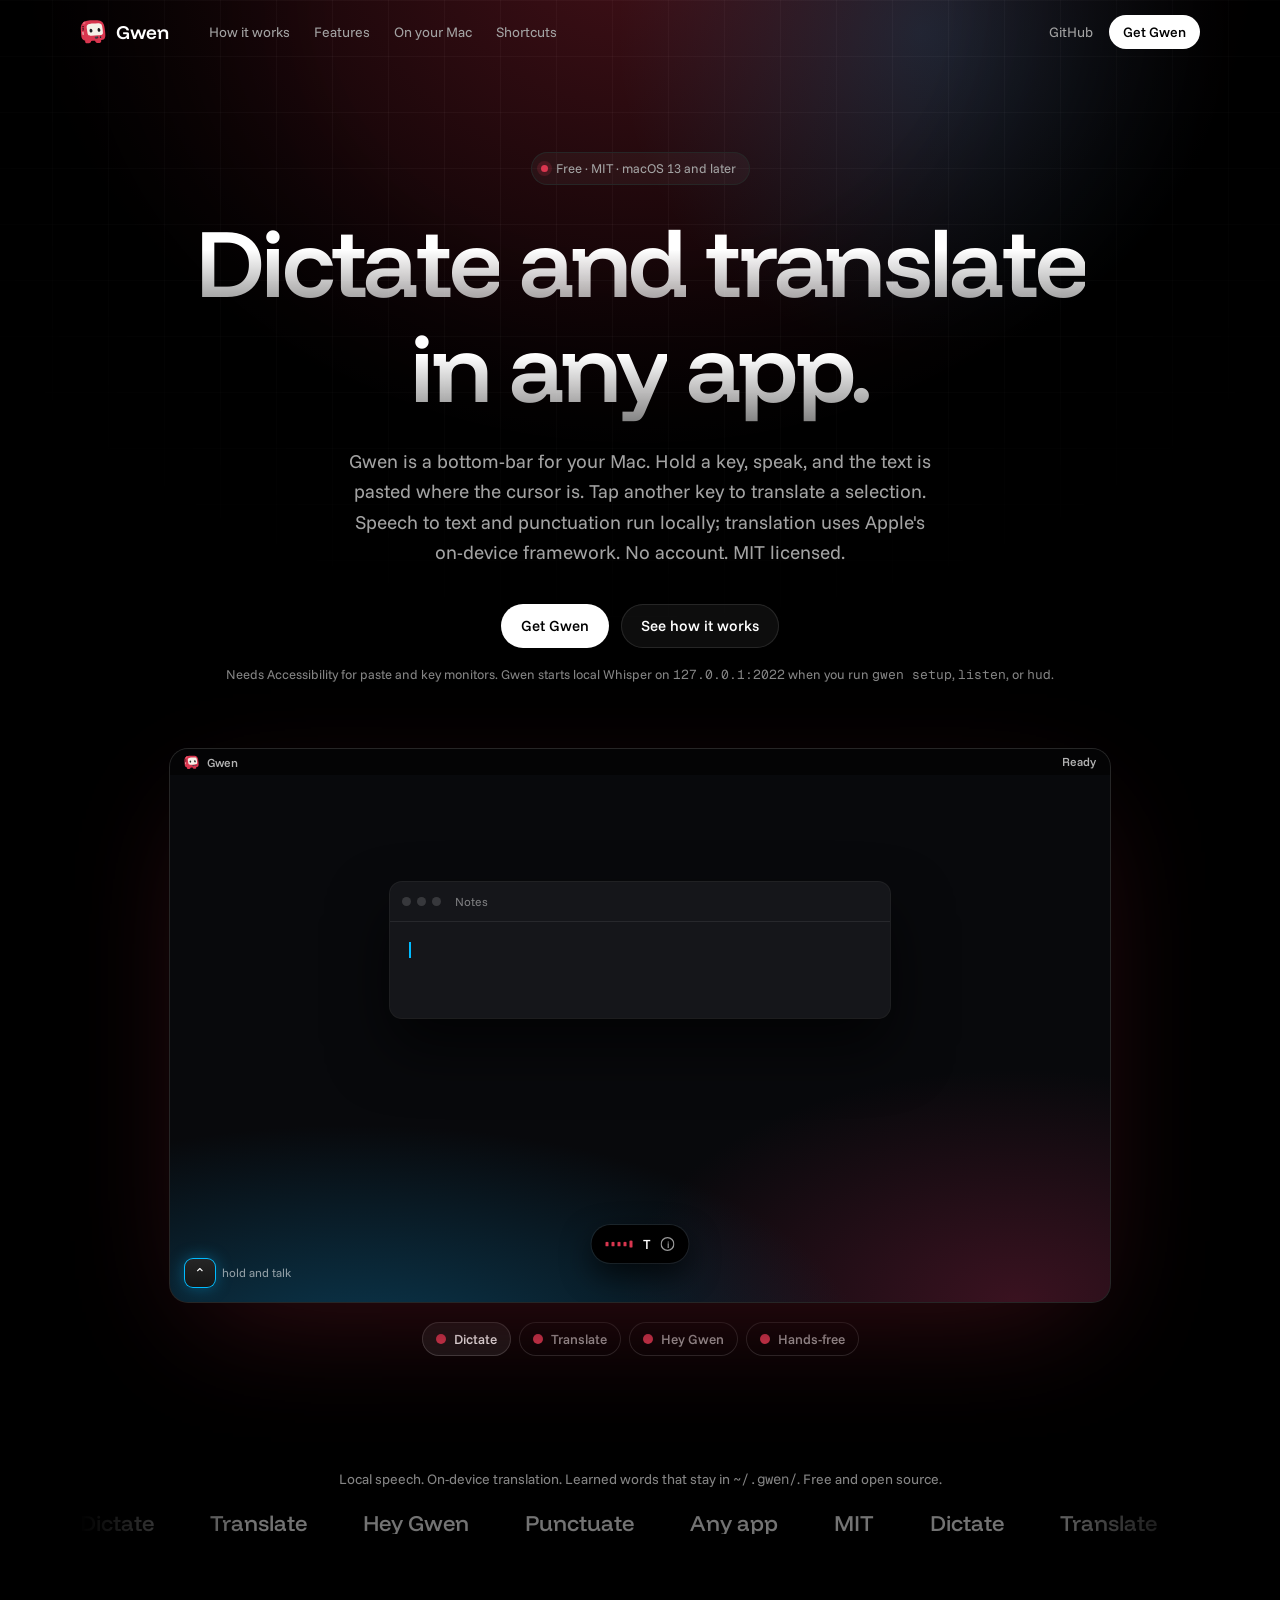
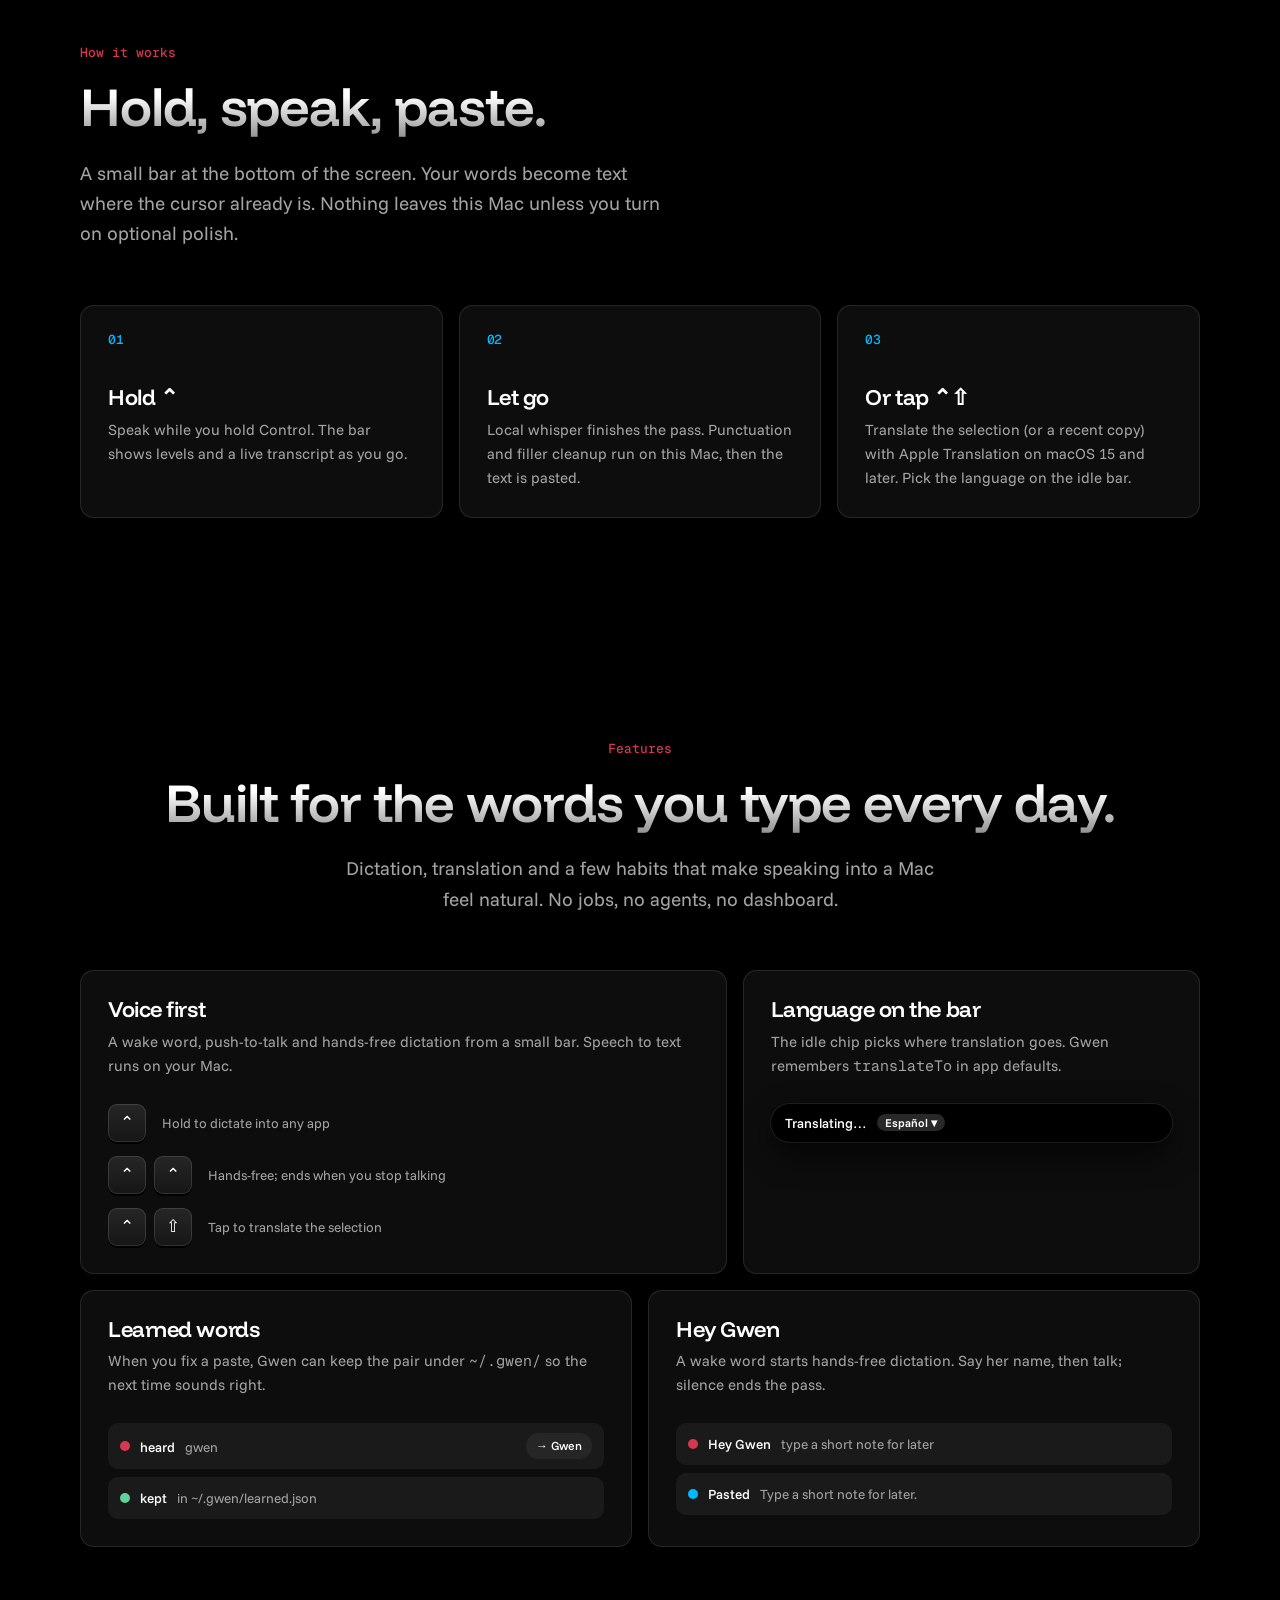
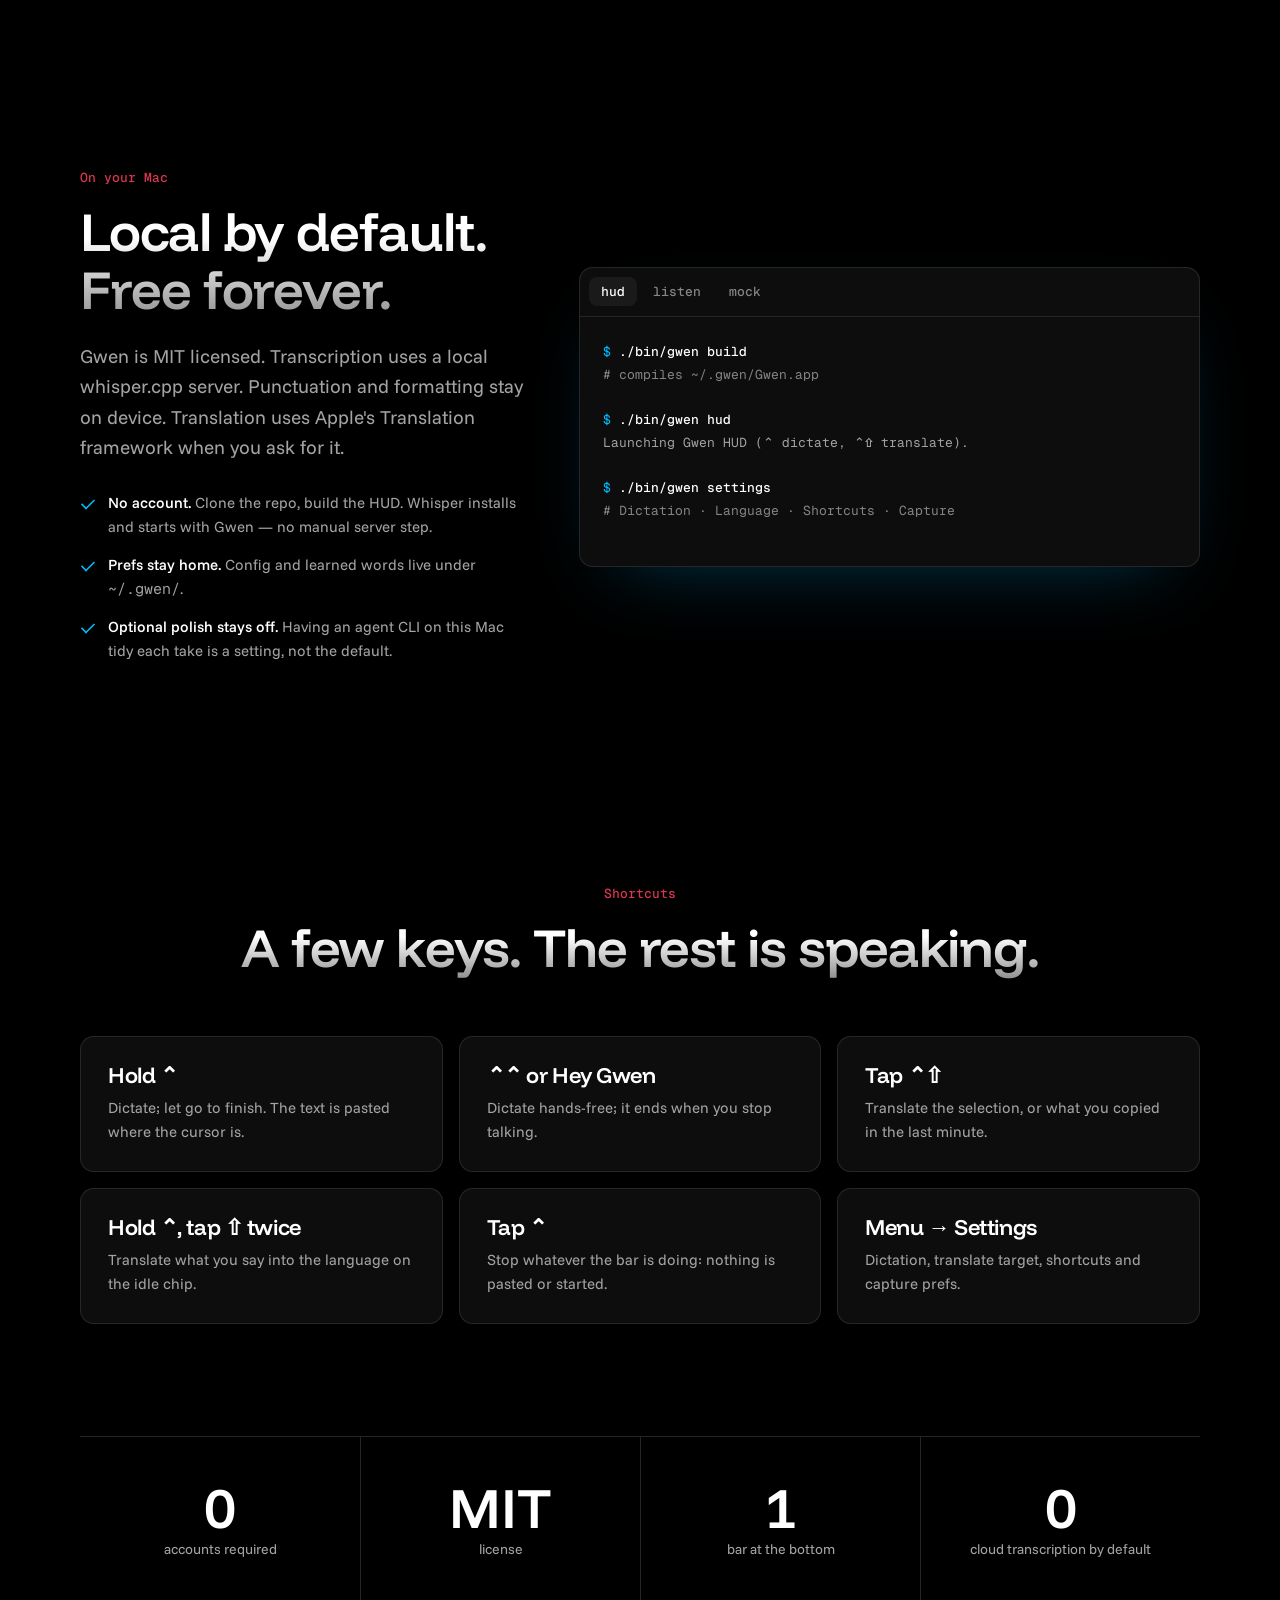
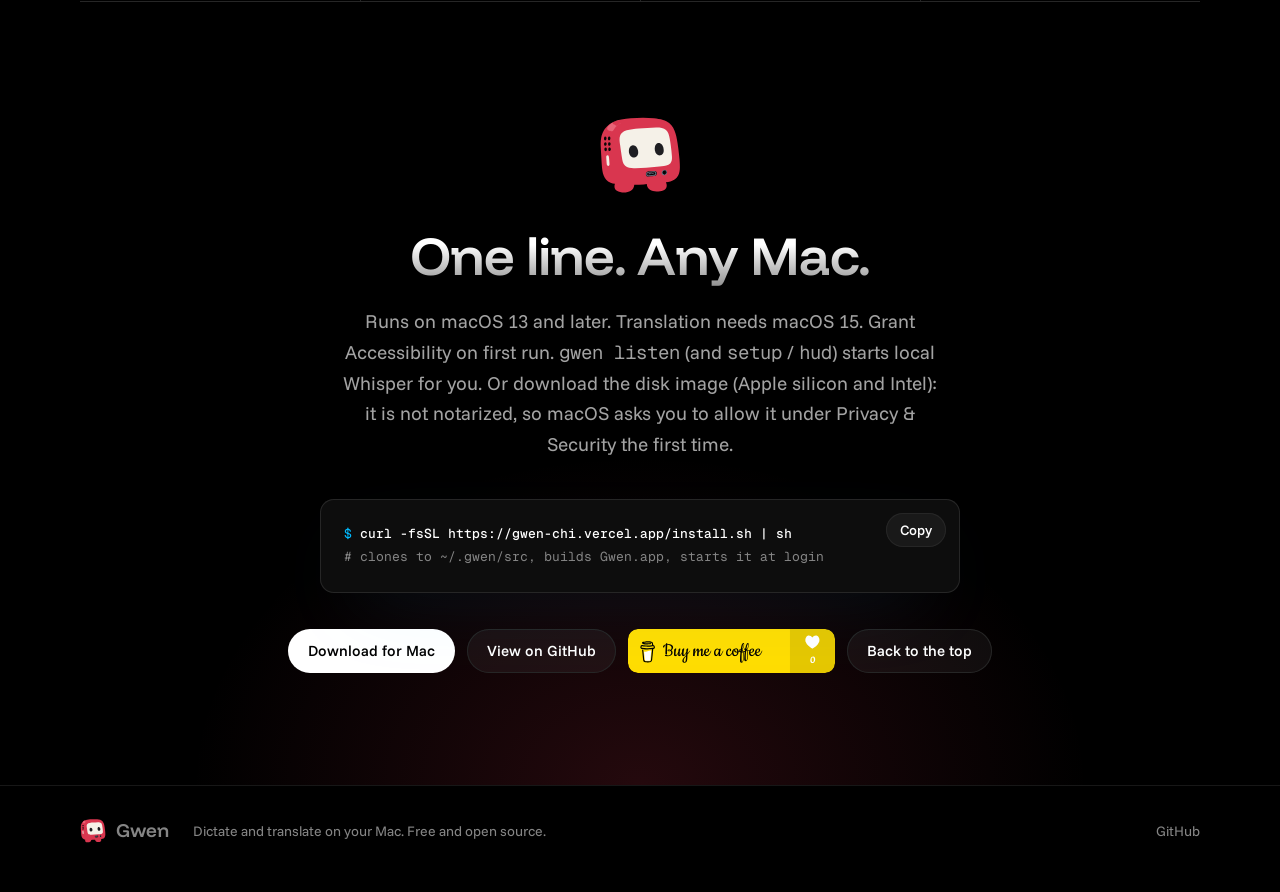
<file: site/index.html>
<!doctype html>
<html lang="en">
<head>
<meta charset="utf-8">
<meta name="viewport" content="width=device-width, initial-scale=1">
<meta name="color-scheme" content="dark">
<title>Gwen: dictate and translate in any app, on your Mac</title>
<meta name="description" content="Gwen is free, MIT-licensed dictation and translation for macOS. Hold a key, speak, and the text is pasted where the cursor is. Speech and translation stay on your Mac.">
<link rel="icon" href="favicon.ico" sizes="any">
<link rel="icon" type="image/svg+xml" href="favicon.svg">
<link rel="icon" type="image/png" sizes="32x32" href="favicon-32.png">
<link rel="icon" type="image/png" sizes="512x512" href="icon-512.png">
<link rel="apple-touch-icon" href="apple-touch-icon.png">
<link rel="preconnect" href="https://fonts.googleapis.com">
<link rel="preconnect" href="https://fonts.gstatic.com" crossorigin>
<link rel="stylesheet" href="https://fonts.googleapis.com/css2?family=Funnel+Display:wght@500;600&family=Funnel+Sans:wght@400;500&family=Geist+Mono:wght@400;500&display=swap">
<link rel="stylesheet" href="styles.css">
</head>
<body>
<svg width="0" height="0" style="position:absolute" aria-hidden="true"><symbol id="robot" viewBox="0 0 512 512"><defs>
    <linearGradient id="Gradient1" gradientUnits="userSpaceOnUse" x1="1292.47" y1="1421.67" x2="1276.6" y2="1465.92" gradientTransform="matrix(0.320593, 0, 0, 0.313243, -88.057869, -88.233398)">
      <stop class="stop0" offset="0" stop-opacity="1" stop-color="rgb(104,103,127)"/>
      <stop class="stop1" offset="1" stop-opacity="1" stop-color="rgb(107,118,136)"/>
    </linearGradient>
  </defs>
  <path id="body" fill="var(--body)" d="M 126.506 37.201 C 132.237 35.391 136.259 34.781 142.095 33.531 C 161.193 29.431 180.079 27.221 199.531 25.621 C 246.26 21.761 294.278 20.711 340.944 25.661 C 358.666 27.541 379.547 30.671 396.536 36.071 C 403.429 38.321 410.137 41.071 416.598 44.311 C 466.926 69.581 477.244 127.411 484.807 176.861 C 488.118 198.521 490.948 220.251 493.299 242.031 C 496.318 269.311 499.574 297.961 499.101 325.461 C 498.843 340.411 496.518 359.281 489.537 372.601 C 479.794 391.211 461.251 404.801 441.016 410.971 C 432.383 413.601 422.884 414.701 413.851 415.631 C 421.644 430.811 421.938 450.801 406.173 461.241 C 393.362 469.731 382.936 470.721 368.156 472.191 C 334.923 475.481 299.895 465.401 297.27 427.311 C 291.249 427.691 285.186 428.551 279.076 429.011 C 259.815 430.621 240.489 431.441 221.157 431.461 C 217.613 471.221 181.259 481.191 146.42 478.101 C 114.201 475.251 92.088 459.611 103.039 425.881 C 93.791 424.251 85.452 422.811 76.716 419.171 C 32.729 400.851 26.708 356.071 23.477 315.531 C 22.15 297.081 21.04 278.621 20.152 260.141 C 19.138 242.101 17.697 224.221 16.999 206.101 C 16.177 184.741 15.511 165.491 19.516 144.301 C 22.746 127.231 26.497 117.101 34.63 101.801 L 37.509 97.101 C 39.494 93.581 42.491 89.541 44.985 86.321 C 59.709 67.311 75.322 56.071 97.348 46.591 C 103.219 43.781 120.123 38.801 126.506 37.201 Z"/>
  <path id="shine" fill="var(--shine)" d="M 97.348 46.591 C 103.219 43.781 120.123 38.801 126.506 37.201 L 126.988 37.521 C 122.822 38.951 118.46 39.881 114.22 41.251 C 106.946 43.591 100.555 45.771 93.997 49.751 C 92.319 50.771 89.896 51.401 88.791 53.111 C 90.381 53.581 88.993 52.211 90.808 53.231 C 91.1 54.951 89.883 55.731 89.976 56.391 C 90.391 59.281 92.561 62.751 95.853 63.171 C 101.22 63.831 103.801 69.111 109.184 70.161 C 110.26 70.371 112.409 73.411 113.309 72.871 C 117.161 70.531 136.46 55.761 140.483 56.881 C 125.945 62.171 108.384 76.841 100.04 89.351 C 97.976 92.451 91.947 102.361 89.668 103.541 C 84.439 106.241 69.774 103.941 64.237 101.251 C 60.396 99.381 58.054 97.781 56.311 93.691 C 54.659 89.811 55.717 84.561 57.654 80.821 C 63.59 69.371 75.104 60.101 86.182 53.461 C 89.177 51.661 95.73 48.911 97.348 46.591 Z"/>
  <path id="screen" fill="var(--screen, rgb(245,241,232))" d="M 355.021 81.991 C 374.777 81.461 399.148 83.911 414.48 97.231 C 429 109.841 433.238 129.401 436.738 147.281 C 439.601 162.501 441.98 177.791 443.869 193.151 C 446.695 215.131 449.413 237.421 450.781 259.521 C 451.632 274.111 450.843 290.141 440.216 301.511 C 427.439 315.161 406.128 316.411 388.444 318.141 L 358.862 320.931 C 315.091 325.011 271.231 328.101 227.317 330.191 C 206.553 330.901 181.643 330.231 165.493 315.661 C 151.345 302.891 148.689 283.031 145.879 265.341 C 144.242 255.181 142.69 245.001 141.224 234.811 C 139.101 220.441 137.084 206.051 135.174 191.651 C 131.819 166.851 125.392 136.091 145.099 116.261 C 161.404 99.861 187.181 96.201 209.289 93.231 C 222.366 91.511 235.475 90.051 248.616 88.841 C 283.987 85.321 319.48 83.041 355.021 81.991 Z"/>
  <path id="eye-l" fill="rgb(30,30,34)" d="M 213.082 190.351 C 245.885 188.891 261.572 260.151 220.467 265.361 C 180.845 266.501 176.527 193.821 213.082 190.351 Z"/>
  <path id="eye-r" fill="rgb(30,30,34)" d="M 367.271 176.521 C 385.623 175.181 395.051 191.341 398.799 206.651 C 403.175 224.551 400.928 247.271 379.368 252.071 C 345.65 256.021 336.305 201.151 355.679 182.321 C 359.035 179.061 362.722 177.471 367.271 176.521 Z"/>
  <path fill="rgb(20,20,23)" d="M 340.941 347.041 C 350.248 346.321 357.041 348.221 358.833 358.721 C 360.18 364.891 357.304 375.331 350.264 377.131 C 338.193 380.211 322.612 380.271 310.196 381.591 C 300.543 382.561 293.557 381.141 292.111 370.021 C 291.104 362.481 294.131 353.071 302.345 350.731 C 306.637 349.511 312.854 349.471 317.364 349.091 L 340.941 347.041 Z"/>
  <path fill="rgb(114,119,139)" d="M 342.996 349.501 C 350.392 349.231 354.329 353.861 354.691 360.611 C 355.361 372.991 350.132 375.801 338.946 376.521 C 328.027 377.221 317.156 378.531 306.32 379.181 C 299.908 379.401 295.509 376.951 294.705 370.421 C 292.393 351.661 304.438 352.581 318.111 351.491 L 342.996 349.501 Z"/>
  <path fill="rgb(6,6,7)" d="M 321.513 372.941 C 315.95 372.551 310.061 374.941 304.518 373.821 C 303.008 373.521 301.963 372.741 301.165 371.451 C 299.78 369.211 299.754 365.091 300.405 362.611 C 300.841 360.961 302.062 359.061 303.668 358.271 C 307.189 356.521 342.146 353.661 345.714 354.961 C 347.199 355.501 348.494 357.251 349.017 358.661 C 350.276 362.081 349.254 366.101 347.635 369.211 C 347.888 372.901 324.417 373.891 321.513 372.941 Z"/>
  <path fill="rgb(155,162,182)" d="M 347.635 369.211 C 347.888 372.901 324.417 373.891 321.513 372.941 C 329.149 372.101 341.024 372.521 347.635 369.211 Z"/>
  <path fill="url(#Gradient1)" d="M 307.23 363.771 C 309.898 362.191 334.891 361.481 339.533 360.711 C 340.072 360.621 340.793 360.971 341.265 361.241 C 341.697 362.291 341.646 362.221 341.412 363.341 C 340.396 364.541 338.802 364.691 337.228 364.741 C 328.146 365.011 319.179 366.301 310.125 366.831 C 308.314 366.931 306.843 366.831 306.435 364.981 C 306.772 364.121 306.567 364.401 307.23 363.771 Z"/>
  <path fill="rgb(155,162,182)" d="M 307.23 363.771 C 309.898 362.191 334.891 361.481 339.533 360.711 C 340.072 360.621 340.793 360.971 341.265 361.241 C 338.847 361.991 330.544 362.281 327.578 362.561 C 321.067 363.191 314.396 363.791 307.878 364.241 C 307.301 363.911 307.487 364.101 307.23 363.771 Z"/>
  <path id="led" fill="var(--led)" d="M 57.575 251.081 C 67.215 251.731 66.96 262.991 67.483 270.051 C 68.362 281.921 69.712 293.981 70.191 305.881 C 70.395 310.941 68.142 314.721 63.009 316.231 C 58.824 315.951 54.929 313.121 54.118 308.981 C 52.642 301.461 52.418 293.451 51.768 285.761 C 51.05 277.281 50.214 268.541 50.198 260.031 C 50.288 255.601 53.17 252.001 57.575 251.081 Z"/>
  <path fill="rgb(114,119,139)" d="M 403.864 339.111 C 412.189 338.471 419.021 343.401 420.792 351.391 C 421.924 356.451 420.938 361.731 418.053 366.071 C 415.033 370.581 411.217 372.521 406.067 373.591 C 383.218 375.911 381.561 342.701 403.864 339.111 Z"/>
  <path fill="rgb(6,6,7)" d="M 401.848 344.391 C 408.798 342.871 414.859 345.701 416.307 352.881 C 417.02 356.521 416.238 360.281 414.128 363.361 C 412.334 365.921 409.653 367.791 406.506 368.361 C 404.265 368.761 401.957 368.591 399.799 367.881 C 389.271 362.871 391.188 348.951 401.848 344.391 Z"/>
  <path fill="rgb(20,20,23)" d="M 401.848 344.391 C 408.798 342.871 414.859 345.701 416.307 352.881 C 417.02 356.521 416.238 360.281 414.128 363.361 C 412.334 365.921 409.653 367.791 406.506 368.361 C 404.265 368.761 401.957 368.591 399.799 367.881 C 404.631 366.071 406.739 366.531 409.984 361.071 C 411.566 358.401 412.032 354.471 410.882 351.561 C 408.667 345.971 406.299 346.431 402.137 344.531 L 401.848 344.391 Z"/>
  <path fill="rgb(6,6,7)" d="M 66.418 137.031 C 67.072 136.991 68.934 136.881 69.444 137.021 C 77.457 139.281 77.167 152.531 72.783 157.801 C 71.928 158.831 70.752 159.611 69.662 160.341 C 60.442 160.781 59.487 150.921 61.083 144.151 C 61.836 140.951 63.516 138.661 66.418 137.031 Z"/>
  <path fill="rgb(6,6,7)" d="M 43.517 137.011 C 53.509 136.771 54.79 156.551 44.931 160.841 C 34.185 161.501 33.781 140.631 43.517 137.011 Z"/>
  <path fill="rgb(6,6,7)" d="M 69.017 204.001 C 69.858 203.981 71.597 203.891 72.339 204.181 C 78.384 206.501 79.536 214.821 77.569 220.121 C 76.527 222.931 75.052 224.601 72.338 225.841 C 61.729 227.541 58.778 208.711 69.017 204.001 Z"/>
  <path fill="rgb(6,6,7)" d="M 67.439 171.501 C 76.209 170.771 78.131 179.681 76.5 186.551 C 75.785 189.551 73.972 191.661 71.228 193.171 C 60.605 195.971 57.77 176.031 67.439 171.501 Z"/>
  <path fill="rgb(6,6,7)" d="M 44.774 204.651 C 53.4 204.171 55.127 213.121 53.625 219.851 C 52.94 222.911 51.027 224.981 48.255 226.491 C 39.173 227.081 37.609 217.491 39.404 210.691 C 40.186 207.741 42.09 206.031 44.774 204.651 Z"/>
  <path fill="rgb(6,6,7)" d="M 44.197 171.801 C 54.325 172.341 55.699 189.941 45.944 194.011 C 41.959 194.071 39.077 192.151 37.987 188.391 C 36.128 181.961 36.862 174.071 44.197 171.801 Z"/></symbol></svg>

<nav id="nav"><div class="wrap">
  <a class="brand" style="--body:#d9364f;--shine:#ea6377;--led:#f4f0e6" href="#top"><svg aria-hidden="true"><use href="#robot"/></svg>Gwen</a>
  <ul>
    <li><a href="#how">How it works</a></li>
    <li><a href="#features">Features</a></li>
    <li><a href="#local">On your Mac</a></li>
    <li><a href="#keys">Shortcuts</a></li>
  </ul>
  <div class="right">
    <a href="https://github.com/mblancodev/gwen">GitHub</a>
    <a class="btn primary small" href="#install">Get Gwen</a>
  </div>
</div></nav>

<main id="top">
<section class="hero"><div class="wrap">
  <div class="pill"><i></i><span class="shiny">Free · MIT · macOS 13 and later</span></div>
  <h1><span style="--i:0">Dictate</span> <span style="--i:1">and</span> <span style="--i:2">translate</span><br><span style="--i:3">in</span> <span style="--i:4">any</span> <span style="--i:5">app.</span></h1>
  <p class="lede">Gwen is a bottom-bar for your Mac. Hold a key, speak, and the text is pasted where the cursor is. Tap another key to translate a selection. Speech to text and punctuation run locally; translation uses Apple's on-device framework. No account. MIT licensed.</p>
  <div class="cta">
    <a class="btn primary" href="#install">Get Gwen</a>
    <a class="btn ghost" href="#how">See how it works</a>
  </div>
  <small>Needs Accessibility for paste and key monitors. Gwen starts local Whisper on <code>127.0.0.1:2022</code> when you run <code>gwen setup</code>, <code>listen</code>, or <code>hud</code>.</small>

  <div class="desk" id="desk" aria-label="Demo: Gwen's bar at the bottom of the screen" role="img">
    <div class="menubar"><span><svg class="gwen"><use href="#robot"/></svg>Gwen</span><span id="mb">Ready</span></div>
    <div class="win" id="win"><div><i></i><i></i><i></i><span>Notes</span></div><p id="doc"></p></div>
    <div class="held" id="held"></div>
    <div class="bar off" id="bar"><svg class="sine" viewBox="0 0 30 16"><path d="M1 8Q5.7 0 10.3 8T19.7 8T29 8"/></svg><span class="wave"><i style="--i:0"></i><i style="--i:1"></i><i style="--i:2"></i><i style="--i:3"></i><i style="--i:4"></i></span><span id="say"></span><span class="chip" id="chip"></span><i class="info">i</i></div>
    <svg class="peek gwen" id="peek"><use href="#robot"/></svg><span class="say" id="line"></span>
    <i class="tapdot"></i>
  </div>
  <div class="scenes" id="scenes" role="group" aria-label="Pick a demo"></div>
</div></section>

<section class="loop" aria-label="What Gwen does"><div class="wrap">
  <p>Local speech. On-device translation. Learned words that stay in <code>~/.gwen/</code>. Free and open source.</p>
  <div class="mask"><div class="track" id="track"><span>Dictate</span><span>Translate</span><span>Hey Gwen</span><span>Punctuate</span><span>Any app</span><span>MIT</span></div></div>
</div></section>

<section id="how"><div class="wrap">
  <div class="head rv"><p class="kicker">How it works</p><h2 class="h2">Hold, speak, paste.</h2>
    <p class="lede">A small bar at the bottom of the screen. Your words become text where the cursor already is. Nothing leaves this Mac unless you turn on optional polish.</p></div>
  <ul class="pipe">
    <li class="card rv" style="--d:0"><h3>Hold ⌃</h3><p>Speak while you hold Control. The bar shows levels and a live transcript as you go.</p></li>
    <li class="card rv" style="--d:1"><h3>Let go</h3><p>Local whisper finishes the pass. Punctuation and filler cleanup run on this Mac, then the text is pasted.</p></li>
    <li class="card rv" style="--d:2"><h3>Or tap ⌃⇧</h3><p>Translate the selection (or a recent copy) with Apple Translation on macOS 15 and later. Pick the language on the idle bar.</p></li>
  </ul>
</div></section>

<section id="features"><div class="wrap">
  <div class="head center rv"><p class="kicker">Features</p><h2 class="h2">Built for the words you type every day.</h2>
    <p class="lede">Dictation, translation and a few habits that make speaking into a Mac feel natural. No jobs, no agents, no dashboard.</p></div>
  <div class="bento">
    <article class="card c7 rv" style="--glow:#d9364f38"><h3>Voice first</h3><p>A wake word, push-to-talk and hands-free dictation from a small bar. Speech to text runs on your Mac.</p>
      <div class="art keys">
        <div><kbd>⌃</kbd><span>Hold to dictate into any app</span></div>
        <div><kbd>⌃</kbd><kbd>⌃</kbd><span>Hands-free; ends when you stop talking</span></div>
        <div><kbd>⌃</kbd><kbd>⇧</kbd><span>Tap to translate the selection</span></div>
      </div></article>
    <article class="card c5 rv" style="--d:1;--glow:#d9364f38"><h3>Language on the bar</h3><p>The idle chip picks where translation goes. Gwen remembers <code>translateTo</code> in app defaults.</p>
      <div class="art">
        <div class="bar" style="position:relative;opacity:1;translate:none;bottom:auto;left:auto;transform:none;margin:0;max-width:100%" data-mode="translate"><span class="wave"><i style="--i:0"></i><i style="--i:1"></i><i style="--i:2"></i></span><span>Translating…</span><span class="chip">Español</span></div>
      </div></article>
    <article class="card c6 rv" style="--d:0"><h3>Learned words</h3><p>When you fix a paste, Gwen can keep the pair under <code>~/.gwen/</code> so the next time sounds right.</p>
      <div class="art rows">
        <div><i class="swatch" style="--c:var(--cherry)"></i><b>heard</b> gwen <span class="btn ghost">→ Gwen</span></div>
        <div><i class="swatch" style="--c:var(--good)"></i><b>kept</b> in ~/.gwen/learned.json</div>
      </div></article>
    <article class="card c6 rv" style="--d:1"><h3>Hey Gwen</h3><p>A wake word starts hands-free dictation. Say her name, then talk; silence ends the pass.</p>
      <div class="art rows">
        <div><i class="swatch" style="--c:var(--cherry)"></i><b>Hey Gwen</b> type a short note for later</div>
        <div><i class="swatch" style="--c:var(--cyan)"></i><b>Pasted</b> Type a short note for later.</div>
      </div></article>
  </div>
</div></section>

<section id="local"><div class="wrap split">
  <div class="rv"><p class="kicker">On your Mac</p><h2 class="h2">Local by default. Free forever.</h2>
    <p class="lede">Gwen is MIT licensed. Transcription uses a local whisper.cpp server. Punctuation and formatting stay on device. Translation uses Apple's Translation framework when you ask for it.</p>
    <ul class="ticks">
      <li><b>No account.</b> Clone the repo, build the HUD. Whisper installs and starts with Gwen — no manual server step.</li>
      <li><b>Prefs stay home.</b> Config and learned words live under <code>~/.gwen/</code>.</li>
      <li><b>Optional polish stays off.</b> Having an agent CLI on this Mac tidy each take is a setting, not the default.</li>
    </ul></div>
  <div class="term rv" style="--d:1">
    <div role="tablist" aria-label="Gwen commands">
      <button role="tab" aria-selected="true" aria-controls="p-hud" id="t-hud">hud</button>
      <button role="tab" aria-selected="false" aria-controls="p-listen" id="t-listen" tabindex="-1">listen</button>
      <button role="tab" aria-selected="false" aria-controls="p-mock" id="t-mock" tabindex="-1">mock</button>
    </div>
    <div role="tabpanel" id="p-hud" aria-labelledby="t-hud"><pre><span class="a">$</span> <b>./bin/gwen build</b>
<span class="c"># compiles ~/.gwen/Gwen.app</span>

<span class="a">$</span> <b>./bin/gwen hud</b>
Launching Gwen HUD (⌃ dictate, ⌃⇧ translate).

<span class="a">$</span> <b>./bin/gwen settings</b>
<span class="c"># Dictation · Language · Shortcuts · Capture</span></pre></div>
    <div role="tabpanel" id="p-listen" aria-labelledby="t-listen" hidden><pre><span class="c"># ensures Whisper on 127.0.0.1:2022 (installs on first run)</span>
<span class="a">$</span> <b>./bin/gwen listen</b>
gwen listen: hold ⌃ to dictate, ⌃⌃ or Hey Gwen
for hands-free. Ctrl-C to quit.

<span class="c"># or: ./bin/gwen setup   # install/start Whisper only</span></pre></div>
    <div role="tabpanel" id="p-mock" aria-labelledby="t-mock" hidden><pre><span class="a">$</span> <b>./bin/gwen mock bar</b>
<span class="c"># scripted dictate → clean → paste</span>

<span class="a">$</span> <b>./bin/gwen mock translate</b>
<span class="a">$</span> <b>./bin/gwen mock punctuation</b>
<span class="c"># before/after samples in the terminal</span></pre></div>
  </div>
</div></section>

<section id="keys"><div class="wrap">
  <div class="head center rv"><p class="kicker">Shortcuts</p><h2 class="h2">A few keys. The rest is speaking.</h2></div>
  <div class="three">
    <div class="card rv" style="--d:0"><h3>Hold ⌃</h3><p>Dictate; let go to finish. The text is pasted where the cursor is.</p></div>
    <div class="card rv" style="--d:1"><h3>⌃⌃ or Hey Gwen</h3><p>Dictate hands-free; it ends when you stop talking.</p></div>
    <div class="card rv" style="--d:2"><h3>Tap ⌃⇧</h3><p>Translate the selection, or what you copied in the last minute.</p></div>
  </div>
  <div class="three" style="margin-top:16px">
    <div class="card rv" style="--d:0"><h3>Hold ⌃, tap ⇧ twice</h3><p>Translate what you say into the language on the idle chip.</p></div>
    <div class="card rv" style="--d:1"><h3>Tap ⌃</h3><p>Stop whatever the bar is doing: nothing is pasted or started.</p></div>
    <div class="card rv" style="--d:2"><h3>Menu → Settings</h3><p>Dictation, translate target, shortcuts and capture prefs.</p></div>
  </div>
</div></section>

<div class="wrap nums rv">
  <div><b data-n="0">0</b>accounts required</div>
  <div><b>MIT</b>license</div>
  <div><b data-n="1">1</b>bar at the bottom</div>
  <div><b data-n="0">0</b>cloud transcription by default</div>
</div>

<section class="install" id="install"><div class="wrap">
  <div class="duo rv"><svg class="gwen"><use href="#robot"/></svg></div>
  <h2 class="h2 rv">One line. Any Mac.</h2>
  <p class="lede rv" style="margin-inline:auto">Runs on macOS 13 and later. Translation needs macOS 15. Grant Accessibility on first run. <code>gwen listen</code> (and <code>setup</code> / <code>hud</code>) starts local Whisper for you. Or download the disk image (Apple silicon and Intel): it is not notarized, so macOS asks you to allow it under Privacy &amp; Security the first time.</p>
  <div class="term rv"><button class="btn ghost small copy" id="copy">Copy</button><pre id="cmd"><span class="a">$</span> <b>curl -fsSL https://gwen-chi.vercel.app/install.sh | sh</b>
<span class="c"># clones to ~/.gwen/src, builds Gwen.app, starts it at login</span></pre></div>
  <div class="cta rv">
    <a class="btn primary" href="https://github.com/mblancodev/gwen/releases/latest/download/Gwen.dmg">Download for Mac</a>
    <a class="btn ghost" href="https://github.com/mblancodev/gwen">View on GitHub</a>
    <a class="bmc" href="https://www.buymeacoffee.com/manuelblancodev" target="_blank" rel="noopener noreferrer" aria-label="Buy me a coffee">
      <img src="buymeacoffee.svg" width="217" height="48" alt="Buy me a coffee">
    </a>
    <a class="btn ghost" href="#top">Back to the top</a>
  </div>
</div></section>
</main>

<footer><div class="wrap">
  <a class="brand" style="--body:#d9364f;--shine:#ea6377;--led:#f4f0e6" href="#top"><svg aria-hidden="true"><use href="#robot"/></svg>Gwen</a>
  <span>Dictate and translate on your Mac. Free and open source.</span>
  <a href="https://github.com/mblancodev/gwen" style="margin-left:auto">GitHub</a>
</div></footer>

<script src="site.js"></script>
</body>
</html>
</file>
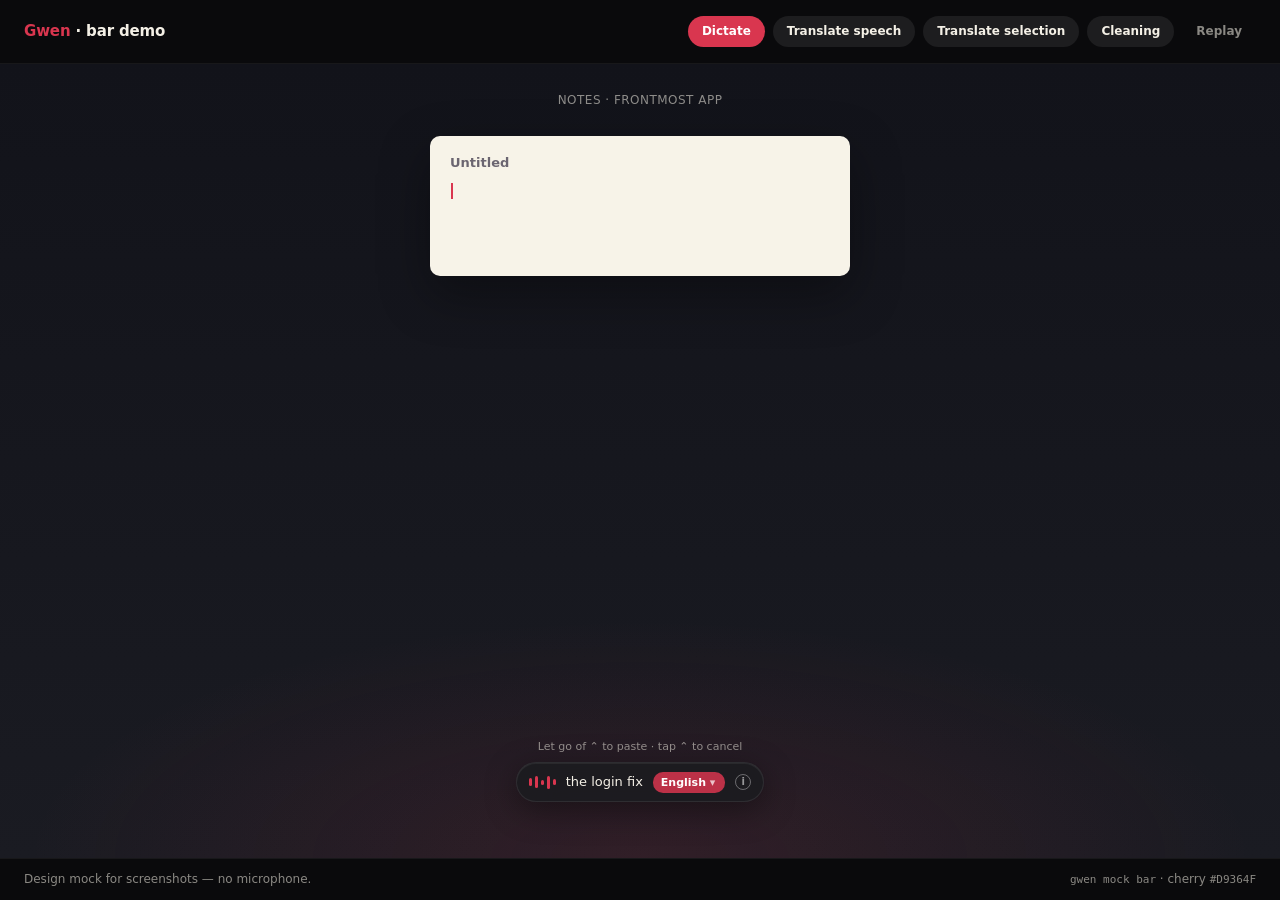
<file: design/bar-demo.html>
<!DOCTYPE html>
<html lang="en">
<head>
<meta charset="utf-8" />
<meta name="viewport" content="width=device-width, initial-scale=1" />
<title>Gwen · bar demo</title>
<style>
  :root {
    --gwen: #D9364F;
    --gwen-soft: #ea6377;
    --bg: #0a0a0c;
    --desk: #1a1b22;
    --pill: rgba(28, 28, 32, 0.92);
    --text: #f4f0e6;
    --muted: rgba(244, 240, 230, 0.55);
  }
  * { box-sizing: border-box; margin: 0; padding: 0; }
  body {
    min-height: 100vh;
    background: var(--bg);
    color: var(--text);
    font: 14px/1.4 -apple-system, BlinkMacSystemFont, "SF Pro Text", system-ui, sans-serif;
    display: flex; flex-direction: column;
  }
  header {
    display: flex; align-items: center; justify-content: space-between;
    padding: 16px 24px; border-bottom: 1px solid rgba(255,255,255,.06);
  }
  header h1 { font-size: 15px; font-weight: 600; letter-spacing: -0.01em; }
  header h1 span { color: var(--gwen); }
  .controls { display: flex; gap: 8px; flex-wrap: wrap; }
  button {
    appearance: none; border: 0; border-radius: 999px;
    padding: 7px 14px; font: inherit; font-size: 12px; font-weight: 550;
    background: rgba(255,255,255,.08); color: var(--text); cursor: pointer;
  }
  button:hover { background: rgba(255,255,255,.14); }
  button.active { background: var(--gwen); color: #fff; }
  button.ghost { background: transparent; color: var(--muted); }
  main {
    flex: 1; display: flex; flex-direction: column; align-items: center; justify-content: flex-end;
    padding: 40px 24px 56px; position: relative;
    background:
      radial-gradient(ellipse 80% 50% at 50% 100%, rgba(217,54,79,.12), transparent 60%),
      linear-gradient(180deg, #12131a, var(--desk));
  }
  .desk-label {
    position: absolute; top: 28px; left: 50%; transform: translateX(-50%);
    color: var(--muted); font-size: 12px; letter-spacing: .04em; text-transform: uppercase;
  }
  .notes {
    position: absolute; top: 72px; width: min(420px, 90vw);
    background: #f7f3e8; color: #1c1c1e; border-radius: 10px; padding: 18px 20px;
    box-shadow: 0 18px 50px rgba(0,0,0,.35); min-height: 140px;
  }
  .notes h2 { font-size: 13px; font-weight: 600; color: #6b6570; margin-bottom: 8px; }
  .notes p { font-size: 16px; line-height: 1.45; white-space: pre-wrap; }
  .notes .caret { display: inline-block; width: 2px; height: 1em; background: var(--gwen); vertical-align: -2px; margin-left: 1px; animation: blink 1s step-end infinite; }
  @keyframes blink { 50% { opacity: 0; } }

  /* Bottom bar — approximate PillView */
  .stage { width: 100%; display: flex; justify-content: center; margin-top: auto; }
  .pill-wrap { display: flex; flex-direction: column; align-items: center; gap: 8px; }
  .hint {
    font-size: 11px; color: var(--muted); opacity: 0; transition: opacity .2s;
    max-width: 420px; text-align: center;
  }
  .hint.on { opacity: 1; }
  .pill {
    display: flex; align-items: center; gap: 10px;
    min-height: 40px; max-width: 560px;
    padding: 8px 14px;
    background: var(--pill);
    border: 1px solid rgba(255,255,255,.08);
    border-radius: 22px;
    backdrop-filter: blur(20px);
    box-shadow: 0 8px 32px rgba(0,0,0,.4), inset 0 1px 0 rgba(255,255,255,.06);
  }
  .pill.tight { padding: 8px 12px; }
  .bars { display: flex; align-items: center; gap: 3px; height: 16px; }
  .bars i {
    display: block; width: 3px; border-radius: 2px; background: var(--gwen);
    height: 20%; transition: height .06s linear;
  }
  .bars.sine i { background: var(--gwen-soft); }
  .bars.idle i { background: rgba(255,255,255,.25); height: 18% !important; }
  .live {
    font-size: 13px; font-weight: 500; color: var(--text);
    white-space: nowrap; overflow: hidden; text-overflow: ellipsis;
    max-width: 360px; min-width: 0;
  }
  .live:empty { display: none; }
  .chip {
    font-size: 11px; font-weight: 600; color: #fff;
    background: rgba(217,54,79,.85); border-radius: 10px;
    padding: 3px 10px 3px 8px; cursor: default; flex-shrink: 0;
  }
  .chip::after { content: " ▾"; opacity: .7; }
  .info {
    width: 16px; height: 16px; border-radius: 50%;
    border: 1.5px solid rgba(255,255,255,.35); color: rgba(255,255,255,.55);
    font-size: 10px; font-weight: 700; display: grid; place-items: center; flex-shrink: 0;
  }
  footer {
    padding: 12px 24px; border-top: 1px solid rgba(255,255,255,.06);
    color: var(--muted); font-size: 12px; display: flex; justify-content: space-between; gap: 16px; flex-wrap: wrap;
  }
  code { font-family: ui-monospace, SFMono-Regular, Menlo, monospace; font-size: 11px; }
</style>
</head>
<body>
<header>
  <h1><span>Gwen</span> · bar demo</h1>
  <div class="controls">
    <button type="button" data-scene="dictate" class="active">Dictate</button>
    <button type="button" data-scene="translate">Translate speech</button>
    <button type="button" data-scene="selection">Translate selection</button>
    <button type="button" data-scene="clean">Cleaning</button>
    <button type="button" class="ghost" id="replay">Replay</button>
  </div>
</header>
<main>
  <p class="desk-label">Notes · frontmost app</p>
  <div class="notes" aria-live="polite">
    <h2>Untitled</h2>
    <p id="paste"><span class="caret"></span></p>
  </div>
  <div class="stage">
    <div class="pill-wrap">
      <div class="hint" id="hint"></div>
      <div class="pill tight" id="pill" role="status" aria-label="Gwen">
        <div class="bars idle" id="bars" aria-hidden="true">
          <i></i><i></i><i></i><i></i><i></i>
        </div>
        <div class="live" id="live"></div>
        <div class="chip" id="chip" hidden>Español</div>
        <div class="info" title="hint">i</div>
      </div>
    </div>
  </div>
</main>
<footer>
  <span>Design mock for screenshots — no microphone.</span>
  <span><code>gwen mock bar</code> · cherry <code>#D9364F</code></span>
</footer>
<script>
const bars = [...document.querySelectorAll("#bars i")];
const live = document.getElementById("live");
const chip = document.getElementById("chip");
const hint = document.getElementById("hint");
const paste = document.getElementById("paste");
const pill = document.getElementById("pill");
const barEl = document.getElementById("bars");
let timer, raf, scene = "dictate", t0 = 0;

const SCENES = {
  dictate: {
    hint: "Let go of ⌃ to paste · tap ⌃ to cancel",
    chip: "English",
    words: "the login fix is ready for review and I will pick up the flaky test right after lunch today".split(" "),
    final: "The login fix is ready for review, and I will pick up the flaky test right after lunch today.",
    cleanMs: 900,
  },
  translate: {
    hint: "Stops when you stop talking · tap ⌃⇧ to stop · tap the language to change it",
    chip: "Español",
    words: "ship the checkout redesign on friday".split(" "),
    final: "Envía el rediseño del checkout el viernes.",
    cleanMs: 1100,
    translating: true,
  },
  selection: {
    hint: "Tap ⌃⇧ or Esc to stop · tap the language to change it",
    chip: "Français",
    words: [],
    selection: "Needs a second pass on the empty state.",
    final: "Il faut une deuxième passe sur l'état vide.",
    cleanMs: 800,
    translating: true,
  },
  clean: {
    hint: "Tap ⌃ to cancel",
    chip: "English",
    words: "um so the pie test suite is green now".split(" "),
    final: "So the pytest suite is green now.",
    cleanMs: 1400,
  },
};

function setLevels(active, sine) {
  barEl.classList.toggle("idle", !active && !sine);
  barEl.classList.toggle("sine", !!sine);
  bars.forEach((el, i) => {
    if (!active && !sine) { el.style.height = "18%"; return; }
    const wave = sine
      ? 0.35 + 0.45 * Math.abs(Math.sin(t0 * 0.008 + i * 0.9))
      : 0.25 + 0.55 * Math.abs(Math.sin(t0 * 0.012 + i * 1.4));
    el.style.height = Math.round(wave * 100) + "%";
  });
}

function tick(ts) {
  t0 = ts;
  const mode = pill.dataset.mode;
  setLevels(mode === "dictating" || mode === "translating", mode === "cleaning");
  raf = requestAnimationFrame(tick);
}

function setMode(mode) {
  pill.dataset.mode = mode;
  pill.classList.toggle("tight", ["dictating", "cleaning", "idle", "translating"].includes(mode));
}

function showHint(text) {
  hint.textContent = text || "";
  hint.classList.toggle("on", !!text);
}

function clearTimers() {
  clearTimeout(timer);
  cancelAnimationFrame(raf);
}

function typePaste(text) {
  paste.innerHTML = "";
  let i = 0;
  const step = () => {
    if (i <= text.length) {
      paste.innerHTML = text.slice(0, i) + '<span class="caret"></span>';
      i++;
      timer = setTimeout(step, 18);
    }
  };
  step();
}

function runScene(name) {
  clearTimers();
  scene = name;
  document.querySelectorAll("[data-scene]").forEach((b) => b.classList.toggle("active", b.dataset.scene === name));
  const s = SCENES[name];
  live.textContent = "";
  chip.hidden = !s.chip;
  chip.textContent = s.chip || "";
  showHint(s.hint);
  paste.innerHTML = s.selection
    ? s.selection + '<span class="caret"></span>'
    : '<span class="caret"></span>';
  setMode(s.translating ? "translating" : "dictating");
  raf = requestAnimationFrame(tick);

  if (s.selection) {
    live.textContent = "Select text to translate";
    timer = setTimeout(() => {
      setMode("cleaning");
      live.textContent = "";
      showHint("Tap ⌃ to cancel");
      timer = setTimeout(() => {
        setMode("idle");
        setLevels(false);
        showHint("");
        typePaste(s.final);
      }, s.cleanMs);
    }, 1200);
    return;
  }

  let i = 0;
  const speak = () => {
    if (i < s.words.length) {
      i++;
      live.textContent = s.words.slice(0, i).join(" ");
      timer = setTimeout(speak, 220);
    } else {
      setMode("cleaning");
      live.textContent = "";
      showHint("Tap ⌃ to cancel");
      timer = setTimeout(() => {
        setMode("idle");
        setLevels(false);
        showHint("");
        chip.hidden = true;
        typePaste(s.final);
      }, s.cleanMs);
    }
  };
  timer = setTimeout(speak, 400);
}

document.querySelectorAll("[data-scene]").forEach((b) => b.addEventListener("click", () => runScene(b.dataset.scene)));
document.getElementById("replay").addEventListener("click", () => runScene(scene));

const params = new URLSearchParams(location.search);
runScene(params.get("scene") || "dictate");
</script>
</body>
</html>
</file>
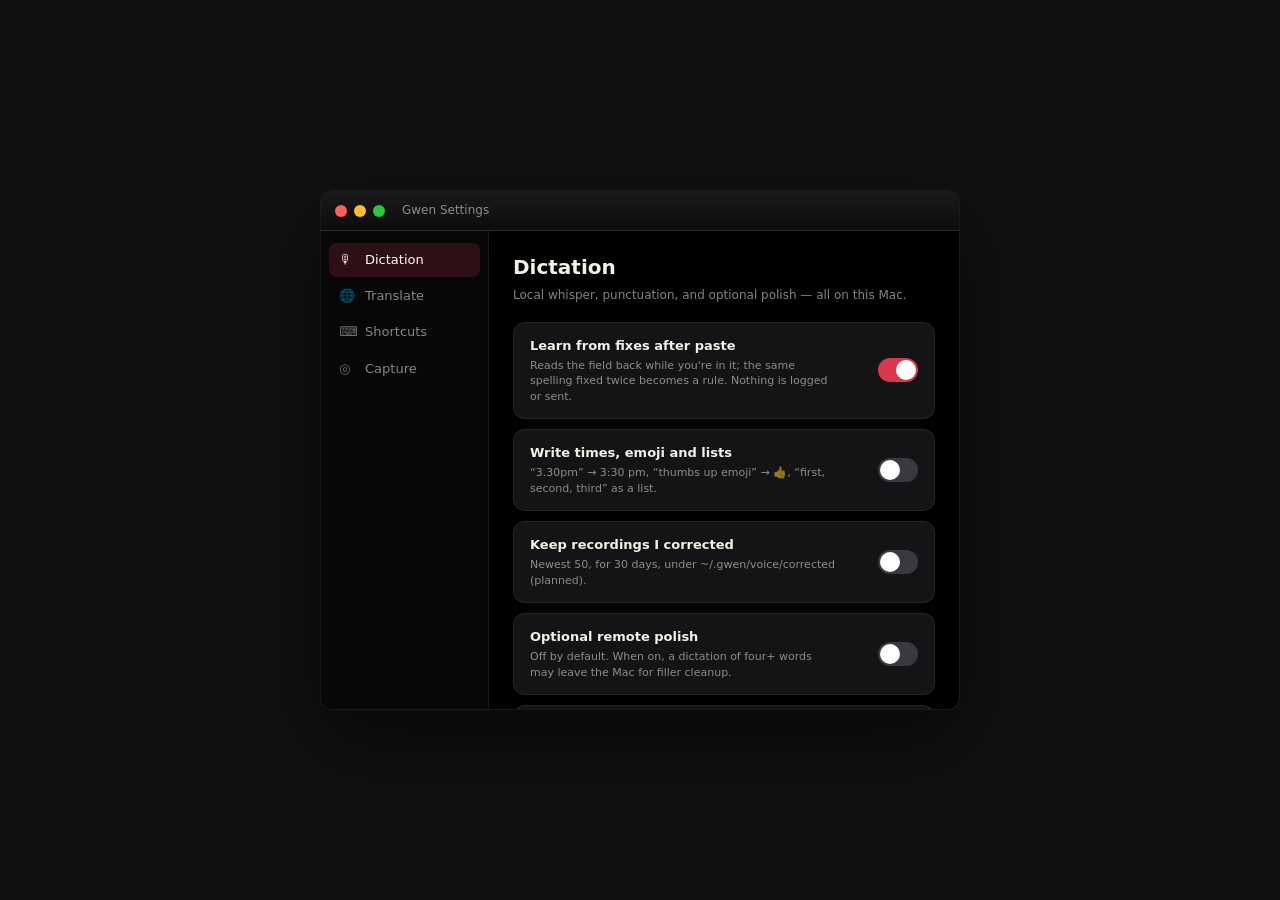
<file: design/settings.html>
<!DOCTYPE html>
<html lang="en">
<head>
<meta charset="utf-8" />
<meta name="viewport" content="width=device-width, initial-scale=1" />
<title>Gwen Settings</title>
<style>
  :root {
    --gwen: #D9364F;
    --bg: #000;
    --card: #141416;
    --line: rgba(255,255,255,.08);
    --text: #f4f0e6;
    --muted: rgba(244,240,230,.55);
    --side: 168px;
  }
  * { box-sizing: border-box; margin: 0; padding: 0; }
  body {
    min-height: 100vh; background: #111; color: var(--text);
    font: 13px/1.4 -apple-system, BlinkMacSystemFont, "SF Pro Text", system-ui, sans-serif;
    display: grid; place-items: center; padding: 32px 16px;
  }
  .window {
    width: min(640px, 100%); height: min(520px, 90vh);
    background: var(--bg); border-radius: 12px; overflow: hidden;
    border: 1px solid rgba(255,255,255,.1);
    box-shadow: 0 30px 80px rgba(0,0,0,.55);
    display: grid; grid-template-columns: var(--side) 1fr;
  }
  .traffic {
    grid-column: 1 / -1; height: 40px; display: flex; align-items: center; gap: 7px;
    padding: 0 14px; border-bottom: 1px solid var(--line);
    background: linear-gradient(180deg, #1a1a1c, #0c0c0e);
  }
  .traffic i { width: 12px; height: 12px; border-radius: 50%; display: block; }
  .traffic i:nth-child(1) { background: #ff5f57; }
  .traffic i:nth-child(2) { background: #febc2e; }
  .traffic i:nth-child(3) { background: #28c840; }
  .traffic span { margin-left: 10px; font-size: 12px; color: var(--muted); font-weight: 500; }
  nav {
    border-right: 1px solid var(--line); padding: 12px 8px; background: #070708;
    display: flex; flex-direction: column; gap: 2px;
  }
  nav button {
    appearance: none; border: 0; background: transparent; color: var(--muted);
    text-align: left; padding: 8px 10px; border-radius: 8px; cursor: pointer;
    font: inherit; font-weight: 500; display: flex; align-items: center; gap: 8px;
  }
  nav button:hover { background: rgba(255,255,255,.05); color: var(--text); }
  nav button.active { background: rgba(217,54,79,.18); color: #fff; }
  nav button .sym { width: 18px; opacity: .85; }
  .page { padding: 22px 24px; overflow: auto; }
  h1 { font-size: 20px; font-weight: 600; margin-bottom: 6px; }
  .lead { color: var(--muted); font-size: 12px; margin-bottom: 18px; max-width: 38em; }
  .card {
    background: var(--card); border: 1px solid var(--line); border-radius: 12px;
    padding: 14px 16px; margin-bottom: 10px;
    display: flex; align-items: center; justify-content: space-between; gap: 16px;
  }
  .card h2 { font-size: 13px; font-weight: 550; }
  .card p { font-size: 11px; color: var(--muted); margin-top: 3px; max-width: 28em; }
  .switch {
    width: 40px; height: 24px; border-radius: 999px; background: #3a3a3e;
    position: relative; flex-shrink: 0; cursor: pointer; border: 0;
  }
  .switch.on { background: var(--gwen); }
  .switch::after {
    content: ""; position: absolute; top: 2px; left: 2px;
    width: 20px; height: 20px; border-radius: 50%; background: #fff;
    transition: left .15s ease;
  }
  .switch.on::after { left: 18px; }
  select, .pill {
    appearance: none; background: #222; color: var(--text); border: 1px solid var(--line);
    border-radius: 999px; padding: 6px 12px; font: inherit; font-size: 12px;
  }
  .keys { display: grid; gap: 8px; }
  .key-row {
    display: flex; justify-content: space-between; align-items: center;
    padding: 10px 14px; background: var(--card); border-radius: 10px; border: 1px solid var(--line);
  }
  kbd {
    font: 600 11px/1 ui-monospace, SFMono-Regular, Menlo, monospace;
    background: #222; border: 1px solid var(--line); border-radius: 6px;
    padding: 4px 7px; color: #fff;
  }
  .note { font-size: 11px; color: var(--muted); margin-top: 14px; }
  .badge {
    display: inline-block; font-size: 10px; font-weight: 600; letter-spacing: .04em;
    text-transform: uppercase; color: var(--gwen); background: rgba(217,54,79,.15);
    border-radius: 999px; padding: 3px 8px; margin-left: 8px; vertical-align: middle;
  }
  footer.cap {
    margin-top: 8px; font-size: 11px; color: var(--muted);
  }
</style>
</head>
<body>
<div class="window" role="dialog" aria-label="Gwen Settings">
  <div class="traffic"><i></i><i></i><i></i><span>Gwen Settings</span></div>
  <nav aria-label="Sections">
    <button type="button" class="active" data-sec="dictation"><span class="sym">🎙</span> Dictation</button>
    <button type="button" data-sec="translate"><span class="sym">🌐</span> Translate</button>
    <button type="button" data-sec="shortcuts"><span class="sym">⌨</span> Shortcuts</button>
    <button type="button" data-sec="capture"><span class="sym">◎</span> Capture</button>
  </nav>
  <div class="page" id="page"></div>
</div>
<script>
const state = {
  learn_from_edits: true,
  format_dictation: false,
  keep_corrected: false,
  polish: false,
  apple_speech: false,
  translateTo: "mac",
  hud_visible: false,
};

const LANGS = [
  ["mac", "Mac language"],
  ["keyboard", "Keyboard language"],
  ["en", "English"],
  ["es", "Spanish"],
  ["fr", "French"],
  ["it", "Italian"],
  ["pt", "Portuguese"],
  ["de", "German"],
];

function toggle(key) {
  return `<button type="button" class="switch ${state[key] ? "on" : ""}" data-key="${key}" aria-pressed="${state[key]}"></button>`;
}

function card(title, detail, control) {
  return `<div class="card"><div><h2>${title}</h2><p>${detail}</p></div>${control}</div>`;
}

const pages = {
  dictation: () => `
    <h1>Dictation</h1>
    <p class="lead">Local whisper, punctuation, and optional polish — all on this Mac.</p>
    ${card("Learn from fixes after paste", "Reads the field back while you're in it; the same spelling fixed twice becomes a rule. Nothing is logged or sent.", toggle("learn_from_edits"))}
    ${card("Write times, emoji and lists", "“3.30pm” → 3:30 pm, “thumbs up emoji” → 👍, “first, second, third” as a list.", toggle("format_dictation"))}
    ${card("Keep recordings I corrected", "Newest 50, for 30 days, under ~/.gwen/voice/corrected (planned).", toggle("keep_corrected"))}
    ${card("Optional remote polish", "Off by default. When on, a dictation of four+ words may leave the Mac for filler cleanup.", toggle("polish"))}
    ${card("Apple Speech", "On macOS 26, use the Mac's own speech model instead of local Whisper.", toggle("apple_speech"))}
    <p class="note">Wireframe only — toggles flip in-page; nothing is saved yet.</p>`,
  translate: () => `
    <h1>Translate</h1>
    <p class="lead">On-device (Apple Translation). One language for ⌃⇧, speech translate, and cross-language dictation.</p>
    ${card("Translate to", "Mac language, keyboard language, or one of the six supported languages.",
      `<select id="lang">${LANGS.map(([v, t]) => `<option value="${v}" ${state.translateTo===v?"selected":""}>${t}</option>`).join("")}</select>`)}
    <p class="note">Needs macOS 15+. Before that, ⌃⇧ says so.</p>`,
  shortcuts: () => `
    <h1>Shortcuts</h1>
    <p class="lead">Fixed for now. Not editable in v1.</p>
    <div class="keys">
      <div class="key-row"><span>Dictate</span><span><kbd>Hold ⌃</kbd></span></div>
      <div class="key-row"><span>Dictate hands-free</span><span><kbd>⌃⌃</kbd> or “Hey Gwen”</span></div>
      <div class="key-row"><span>Translate selection / clipboard</span><span><kbd>Tap ⌃⇧</kbd></span></div>
      <div class="key-row"><span>Translate what you say</span><span><kbd>Hold ⌃</kbd> + <kbd>⇧⇧</kbd></span></div>
      <div class="key-row"><span>Cancel (paste nothing)</span><span><kbd>Tap ⌃</kbd></span></div>
    </div>`,
  capture: () => `
    <h1>Capture</h1>
    <p class="lead">For demos, screenshots, and Twitter clips.</p>
    ${card("Show in screenshots and screen shares", "Off by default so a call never sees the bar. On for demos and product shots.", toggle("hud_visible"))}
    <p class="cap">Design mock — mirrors native Gwen Settings.</p>`,
};

function render(sec) {
  document.querySelectorAll("nav button").forEach((b) => b.classList.toggle("active", b.dataset.sec === sec));
  document.getElementById("page").innerHTML = pages[sec]();
  document.querySelectorAll(".switch").forEach((el) => {
    el.addEventListener("click", () => {
      const k = el.dataset.key;
      state[k] = !state[k];
      el.classList.toggle("on", state[k]);
      el.setAttribute("aria-pressed", state[k]);
    });
  });
  const lang = document.getElementById("lang");
  if (lang) lang.addEventListener("change", () => { state.translateTo = lang.value; });
}

document.querySelectorAll("nav button").forEach((b) => b.addEventListener("click", () => render(b.dataset.sec)));
render(new URLSearchParams(location.search).get("sec") || "dictation");
</script>
</body>
</html>
</file>
<file: site/styles.css>
/* Dark tokens: ink on black, cyan + cherry, hairline rings. Gwen leads with cherry. */
:root {
  --page: #000; --surface: #0d0d0d; --raised: #141414; --field: #1a1a1a;
  --ink: #fff; --ink-2: #a3a3a3; --ink-3: #858585;
  --line-soft: #171717; --line: #262626; --line-strong: #3d3d3d;
  --cyan: #0bf; --cherry: #d9364f; --warn: #f5b74a; --bad: #ee5c61; --good: #5fd39a;
  --body: #1e1e22; --shine: #494b55; --led: #6ed6f3;
  --r: 14px; --ease: cubic-bezier(.23, 1, .32, 1);
  --sans: "Funnel Sans", -apple-system, BlinkMacSystemFont, sans-serif;
  --display: "Funnel Display", var(--sans);
  --mono: "Geist Mono", ui-monospace, "SF Mono", Menlo, monospace;
  color-scheme: dark;
}
* { box-sizing: border-box; }
[hidden] { display: none !important; }
/* Scroll: site.js lerp for wheel + ease for hash links. No CSS smooth / scroll-snap (those fight or feel sluggish). */
html { scroll-behavior: auto; scroll-padding-top: 72px; }
body { margin: 0; background: var(--page); color: var(--ink); font: 400 16px/1.6 var(--sans); -webkit-font-smoothing: antialiased; overflow-x: hidden; cursor: default; }
a[href], button { cursor: pointer; }
a { color: inherit; text-decoration: none; }
h1, h2, h3, p { margin: 0; }
h1, h2, h3 { font-family: var(--display); font-weight: 600; letter-spacing: -.02em; line-height: 1.08; text-wrap: balance; }
code, kbd, pre { font-family: var(--mono); }
:focus-visible { outline: 2px solid var(--cherry); outline-offset: 3px; border-radius: 6px; }
.wrap { width: min(1120px, 100% - 32px); margin-inline: auto; }
section { padding: 112px 0; position: relative; }
.kicker { font: 500 13px/1 var(--mono); color: var(--cherry); margin-bottom: 18px; }
.h2 { font-size: clamp(32px, 5vw, 54px); background: linear-gradient(180deg, #fff 30%, #ffffff8c); -webkit-background-clip: text; background-clip: text; color: transparent; padding-bottom: .08em; }
.lede { color: var(--ink-2); font-size: clamp(16px, 1.6vw, 19px); max-width: 60ch; margin-top: 18px; text-wrap: pretty; }
.head { margin-bottom: 56px; }
.head.center { text-align: center; }
.head.center .lede { margin-inline: auto; }
.robot { display: block; width: 100%; height: 100%; overflow: visible; }
.gwen { --body: #d9364f; --shine: #ea6377; --led: #f4f0e6; }
#eye-l, #eye-r { transform-box: fill-box; transform-origin: center; animation: blink 5.5s infinite; }
@keyframes blink { 0%, 95%, 100% { transform: scaleY(1); } 97.5% { transform: scaleY(.1); } }

/* buttons */
.btn { display: inline-flex; align-items: center; gap: 8px; height: 44px; padding: 0 20px; border-radius: 999px; font: 500 15px/1 var(--sans); border: 0; transition: transform .15s var(--ease), background .15s, box-shadow .15s; }
.btn:active { transform: scale(.97); }
.btn.primary { background: #fff; color: #000; }
.btn.primary:hover { background: #e6e6e6; }
.btn.ghost { background: #ffffff0d; color: var(--ink); box-shadow: inset 0 0 0 1px var(--line); }
.btn.ghost:hover { background: #ffffff1a; box-shadow: inset 0 0 0 1px var(--line-strong); }
.btn.small { height: 34px; padding: 0 14px; font-size: 14px; }

/* nav */
nav { position: absolute; inset: 0 0 auto; z-index: 50; }
nav .wrap { display: flex; align-items: center; height: 64px; gap: 28px; }
.brand { display: flex; align-items: center; gap: 10px; font: 600 19px/1 var(--display); }
.brand svg { width: 26px; height: 26px; }
nav ul { display: flex; gap: 24px; list-style: none; margin: 0 auto 0 12px; padding: 0; font-size: 14px; color: var(--ink-2); }
nav ul a:hover { color: var(--ink); }
nav .right { display: flex; align-items: center; gap: 16px; font-size: 14px; color: var(--ink-2); }
nav .right > a:not(.btn):hover { color: var(--ink); }

/* hero */
.hero { padding: 152px 0 72px; text-align: center; }
.hero::before { content: ""; position: absolute; inset: 0 0 auto; height: 820px; pointer-events: none; z-index: -1;
  background: radial-gradient(70% 90% at 50% -8%, #d9364f4d, transparent 70%), radial-gradient(34% 56% at 72% 4%, #00bbff2e, transparent 70%),
    linear-gradient(#ffffff09 1px, transparent 1px) 0 0 / 100% 56px, linear-gradient(90deg, #ffffff09 1px, transparent 1px) 50% 0 / 56px 100%;
  -webkit-mask-image: radial-gradient(80% 100% at 50% 0, #000 30%, transparent 78%); mask-image: radial-gradient(80% 100% at 50% 0, #000 30%, transparent 78%); }
/* The glow and grid fall behind the text at half the scroll. Browsers without scroll timelines leave it still. */
@supports (animation-timeline: scroll()) {
  .hero::before { animation: drift linear both; animation-timeline: scroll(); animation-range: 0 820px; }
  @keyframes drift { to { translate: 0 420px; } }
}
.pill { display: inline-flex; align-items: center; gap: 8px; padding: 6px 14px 6px 10px; border-radius: 999px; font-size: 13px; color: var(--ink-2); background: #ffffff0a; box-shadow: inset 0 0 0 1px var(--line); margin-bottom: 28px; }
.pill i { width: 7px; height: 7px; border-radius: 50%; background: var(--cherry); box-shadow: 0 0 0 4px #d9364f2e; }
.shiny { background: linear-gradient(110deg, var(--ink-2) 40%, #fff 50%, var(--ink-2) 60%) 0 0 / 250% 100%; -webkit-background-clip: text; background-clip: text; color: transparent; animation: shine 4s linear infinite; }
@keyframes shine { from { background-position: 120% 0; } to { background-position: -120% 0; } }
/* the gradient sits on each word: a word that animates paints on its own layer, so the heading's wouldn't show through */
.hero h1 { font-size: clamp(44px, 8.4vw, 96px); letter-spacing: -.035em; line-height: 1; }
.hero h1 span { display: inline-block; padding-bottom: .1em; background: linear-gradient(180deg, #fff 35%, #ffffff80); -webkit-background-clip: text; background-clip: text; color: transparent; opacity: 0; filter: blur(12px); transform: translateY(18px); animation: rise .9s var(--ease) forwards; animation-delay: calc(var(--i) * 90ms); }
@keyframes rise { to { opacity: 1; filter: none; transform: none; } }
.hero .lede { margin: 22px auto 0; }
.cta { display: flex; gap: 12px; justify-content: center; flex-wrap: wrap; margin-top: 36px; }
.hero small { display: block; margin-top: 16px; color: var(--ink-3); font-size: 13px; }

/* hero demo: a desktop with a top tab, the bottom bar and a robot behind it */
.desk { position: relative; margin: 64px auto 0; max-width: 940px; aspect-ratio: 16 / 9.4; border-radius: 18px; overflow: hidden; text-align: left;
  background: radial-gradient(90% 70% at 20% 110%, #0b3a52, transparent 60%), radial-gradient(70% 70% at 90% 100%, #3a1220, transparent 60%), #08090c;
  box-shadow: 0 0 0 1px var(--line), 0 40px 120px -30px #d9364f40, 0 30px 60px -20px #000; }
.menubar { position: absolute; inset: 0 0 auto; height: 26px; background: #0000008c; display: flex; align-items: center; justify-content: space-between; padding: 0 14px; font: 500 12px/1 var(--sans); color: #ffffffb3; }
.menubar svg { width: 15px; height: 15px; vertical-align: -3px; margin-right: 8px; }
.tab { position: absolute; top: 0; left: 50%; height: 60px; min-width: 180px; max-width: 86%; background: #000; border-radius: 0 0 6px 6px; padding: 28px 12px 6px; font: 500 12.5px/1.3 var(--sans); color: #fff; white-space: nowrap;
  transform: translate(-50%, -100%); transition: transform .5s var(--ease); box-shadow: 0 8px 30px #0009; z-index: 2; }
.tab.down { transform: translate(-50%, 0); }
.tab .row { display: flex; align-items: center; gap: 10px; height: 26px; }
.tab .dot { width: 6px; height: 6px; border-radius: 50%; background: var(--cyan); flex: none; animation: pulse 1.2s ease-in-out infinite; }
.tab[data-kind="ask"] .dot { background: var(--bad); }
.tab #doing { overflow: hidden; text-overflow: ellipsis; }
@keyframes pulse { 50% { opacity: .35; } }
.tab .acts { margin-left: auto; display: flex; gap: 6px; }
.tab .acts span { padding: 3px 9px; border-radius: 999px; background: #d9d9d9; color: #000; font-weight: 600; font-size: 11.5px; }
.tab .acts [data-a="Yes"] { background: var(--good); }
.tab .acts [data-a="Expand"] { background: var(--cyan); }
.card-pr { position: absolute; left: 50%; top: 47%; width: min(430px, 82%); padding: 18px 20px; border-radius: 14px; background: #101114f2; box-shadow: 0 0 0 1px #ffffff1f, 0 30px 60px #000a;
  opacity: 0; transform: translate(-50%, -44%) scale(.96); transition: opacity .4s, transform .5s var(--ease); font-size: 13.5px; }
.card-pr.on { opacity: 1; transform: translate(-50%, -50%); }
.card-pr b { display: block; font: 600 16px/1.3 var(--display); margin: 6px 0 10px; }
.card-pr .tag { font: 500 11.5px/1 var(--mono); color: var(--good); }
.card-pr ul { list-style: none; padding: 0; margin: 0; display: grid; grid-template-columns: 1fr 1fr; gap: 6px 14px; color: var(--ink-2); }
.card-pr li::before { content: "✓ "; color: var(--good); }
.steps { position: absolute; left: 50%; top: 47%; transform: translate(-50%, -50%); display: flex; gap: 8px; align-items: center; font: 500 12px/1 var(--mono); color: #ffffff59; transition: opacity .3s; }
.steps.off { opacity: 0; }
.steps span { padding: 8px 12px; border-radius: 999px; box-shadow: inset 0 0 0 1px #ffffff1f; transition: color .3s, background .3s, box-shadow .3s; }
.steps span.on { color: #000; background: var(--cyan); box-shadow: 0 0 24px #00bbff80; }
.steps span.was { color: #fff; }
.steps em { width: 14px; height: 1px; background: #ffffff33; }
.bar { position: absolute; bottom: 7%; left: 50%; transform: translateX(-50%); display: flex; align-items: center; gap: 10px; height: 38px; max-width: 88%; padding: 0 14px; border-radius: 19px; background: #000; color: #fff; font: 500 13.5px/1 var(--sans); white-space: nowrap; box-shadow: 0 0 0 1px #ffffff14, 0 12px 30px #000a; transition: opacity .3s, translate .4s var(--ease); z-index: 2; }
.bar.off { opacity: 0; translate: 0 60px; }
.bar .wave { display: flex; gap: 3px; align-items: center; height: 18px; }
.bar .wave i { width: 3px; height: 100%; border-radius: 2px; background: var(--tint, var(--cyan)); transform: scaleY(.25); animation: wave .9s ease-in-out infinite; animation-delay: calc(var(--i) * -.13s); }
.bar[data-mode="think"] .wave i { animation: none; background: #fff9; }
.bar .sine { width: 30px; height: 16px; flex: none; fill: none; stroke: var(--tint); stroke-width: 2; stroke-linecap: round; }
.bar:not([data-mode="reply"], [data-mode="translate"], [data-mode="clean"]) .sine, .bar:is([data-mode="reply"], [data-mode="translate"], [data-mode="clean"]) .wave, .bar #say:empty, .bar .chip:empty, .bar[data-mode="think"] .info { display: none; }
.bar .chip { padding: 3px 8px; border-radius: 999px; background: #ffffff29; font-weight: 600; font-size: 11.5px; }
.bar .chip::after { content: " ▾"; }
.bar .info { flex: none; width: 14px; height: 14px; border-radius: 50%; box-shadow: inset 0 0 0 1.3px #fff9; color: #fff9; font: 600 9.5px/14px var(--sans); text-align: center; }
.bar.live .wave i { animation: none; transition: transform .09s; }
@keyframes wave { 50% { transform: scaleY(1); } }
.bar #say { overflow: hidden; text-overflow: ellipsis; }
.peek { position: absolute; bottom: calc(7% + 30px); left: calc(50% + 150px); width: 46px; height: 46px; transform: translateY(110%) scaleX(-1); opacity: 0; transition: transform .42s var(--ease), opacity .2s; }
.peek.up { transform: translateY(8%) scaleX(-1); opacity: 1; }
.say { position: absolute; bottom: calc(7% + 62px); white-space: nowrap; padding: 6px 10px; border-radius: 12px; background: #fffdf8; color: #1e1e22; font: 500 13px/1.25 var(--sans); opacity: 0; transition: opacity .25s; }
.peek.up + .say { opacity: 1; transition-delay: .3s; }
.drop { position: absolute; top: 66px; left: 50%; width: min(400px, 90%); translate: -50% 0; padding: 14px; border-radius: 14px; background: #000; box-shadow: 0 0 0 1px #ffffff1f, 0 30px 60px #000c; font-size: 13px; z-index: 2;
  opacity: 0; transform: translateY(-14px) scale(.96); transform-origin: 50% 0; transition: opacity .25s, transform .4s var(--ease); }
.drop.on { opacity: 1; transform: none; }
.drop .tiles { grid-template-columns: repeat(4, 1fr); }
.drop .tiles div { padding: 8px 10px; background: #1a1a1a; }
.drop .tiles b { font-size: 12.5px; white-space: nowrap; }
.drop h4 { margin: 0 0 4px; font: 600 15px/1.3 var(--display); }
.drop .asked { margin: 0 0 8px; color: var(--ink-2); font-size: 12.5px; }
.drop pre { margin: 0 0 10px; padding: 8px 10px; border-radius: 8px; background: #1a1a1a; font: 400 12px/1.4 var(--mono); overflow: hidden; }
.drop .why b { display: block; }
.focus { position: absolute; top: 26px; left: 50%; translate: -50% 0; min-width: 230px; padding: 4px 14px; border-radius: 0 0 8px 8px; background: #000; color: #fff; font: 500 12.5px/1.3 var(--sans); box-shadow: 0 8px 30px #0009; overflow: hidden; isolation: isolate;
  opacity: 0; transform: translateY(-120%); transition: opacity .3s, transform .5s var(--ease); }
.focus.on { opacity: 1; transform: none; }
.focus::before { content: ""; position: absolute; inset: -40%; z-index: -1; opacity: 0; transition: opacity .6s; background: conic-gradient(from 0deg, #1f5fa8, #7a3e6e, #d9364f, #3e7b58, #1f5fa8); filter: blur(30px); animation: turn 9s linear infinite; }
.focus.break::before { opacity: .55; }
@keyframes turn { to { rotate: 1turn; } }
.focus .row { display: flex; align-items: center; gap: 10px; height: 26px; }
.focus .row b { font: 600 13px/1 var(--sans); font-variant-numeric: tabular-nums; margin-right: auto; }
.focus .row span { color: #ffffffd9; font-size: 13px; }
.focus:not(.break) .heart { display: none; }
.focus .note { display: flex; align-items: center; gap: 8px; flex-wrap: wrap; padding: 8px 0 4px; }
.focus .note:empty { display: none; }
.focus .note svg { width: 34px; height: 34px; flex: none; }
.focus .note u { text-decoration: none; font-weight: 600; }
.focus .note { color: #ffffffd9; justify-content: center; }
.focus .rb { position: relative; display: flex; }
.focus .rb em { position: absolute; inset: 24% 0 auto; text-align: center; font: 700 11px/1 var(--sans); color: #1e1e22; }
.focus .words { padding: 5px 12px; border-radius: 10px; background: #253047; color: #fff; }
@property --screen { syntax: "<color>"; inherits: true; initial-value: #f5f1e8; }
.focus svg { transition: --screen 1s, transform 1s; }
.focus .in svg { --screen: #9fe3ff; transform: scale(1.12); }
/* Unused on Gwen page; kept for shared visual twin CSS. */
.pinns { position: absolute; top: 26px; right: min(calc(50% + 110px), calc(100% - 180px)); width: 36px; height: 7px; padding: 0 8px; display: flex; align-items: center; gap: 8px; background: #000; border-radius: 0 0 7px 7px; box-shadow: 0 8px 30px #0009; opacity: 0; transition: width .3s var(--ease), height .3s var(--ease), border-radius .3s, opacity .2s; z-index: 2; }
.pinns.on { opacity: 1; }
.pinns.open { width: 168px; height: 38px; border-radius: 0 0 12px 12px; }
.pinns span { flex: none; display: grid; place-items: center; width: 24px; height: 24px; border-radius: 7px; background: #ffffff1a; color: #fff; font: 600 11px/1 var(--sans); opacity: 0; transition: opacity .2s, background .2s; }
.pinns.open span { opacity: 1; transition-delay: .15s; }
.pinns span.hot { background: #ffffff38; }
.pinns .add { background: none; color: #fff9; font-size: 15px; }
.pinns em { position: absolute; top: calc(100% + 6px); translate: -50% 0; padding: 5px 10px; border-radius: 8px; background: #253047; color: #fff; font: 600 12px/1.2 var(--sans); white-space: nowrap; }
.pinns em:empty { display: none; }
.win.web p::after { display: none; }
.win { position: absolute; top: 24%; left: 50%; width: min(500px, 84%); translate: -50% 0; border-radius: 12px; background: #15161a; box-shadow: 0 0 0 1px #ffffff1a, 0 30px 60px #000a; opacity: 0; transition: opacity .3s; }
.win.on { opacity: 1; }
.win > div { display: flex; align-items: center; gap: 6px; padding: 10px 12px; border-bottom: 1px solid #ffffff14; color: #ffffff73; font-size: 12px; }
.win > div i { width: 9px; height: 9px; border-radius: 50%; background: #ffffff26; }
.win > div span { margin-left: 8px; }
.win p { padding: 16px 18px 22px; min-height: 96px; font-size: 14.5px; color: #e6e6e6; }
.win mark { background: #00bbff59; color: #fff; border-radius: 2px; }
.win p::after { content: ""; display: inline-block; width: 1.5px; height: 1.1em; margin-left: 1px; vertical-align: -.2em; background: var(--cyan); animation: pulse 1s steps(1) infinite; }
.held { position: absolute; left: 14px; bottom: 14px; display: flex; align-items: center; gap: 6px; font-size: 12px; color: #ffffff8c; transition: opacity .2s; }
.held:empty { opacity: 0; }
.held kbd { min-width: 30px; height: 30px; font-size: 14px; box-shadow: inset 0 0 0 1px var(--cyan), 0 0 16px #00bbff59; }
/* the pointer (the desktop) or the finger (the phone) of a demo */
.tapdot { position: absolute; z-index: 9; width: 26px; height: 26px; margin: -13px; border-radius: 50%; background: #ffffff40; box-shadow: inset 0 0 0 1.5px #fffc; pointer-events: none; opacity: 0; scale: 1.5; transition: left .5s var(--ease), top .5s var(--ease), opacity .2s, scale .2s; }
.tapdot.on { opacity: 1; scale: 1; }
.tapdot.hit { scale: .7; background: #ffffff8c; }
.scenes { display: flex; flex-wrap: wrap; gap: 8px; justify-content: center; margin-top: 20px; }
.scenes button { display: inline-flex; align-items: center; gap: 8px; height: 34px; padding: 0 14px; border: 0; border-radius: 999px; background: none; color: var(--ink-2); font: 500 13.5px/1 var(--sans); box-shadow: inset 0 0 0 1px var(--line); transition: color .15s, background .15s; }
.scenes button:hover { color: #fff; }
.scenes button[aria-pressed=true], .scenes [aria-selected=true] { color: #fff; background: #ffffff14; box-shadow: inset 0 0 0 1px var(--line-strong); }

/* marquee */
.loop { padding: 40px 0 0; text-align: center; color: var(--ink-3); font-size: 14px; }
.loop .track { display: flex; width: max-content; gap: 56px; margin-top: 22px; animation: loop 28s linear infinite; font: 500 22px/1 var(--display); color: #ffffff73; }
.loop .mask { overflow: hidden; -webkit-mask-image: linear-gradient(90deg, transparent, #000 15% 85%, transparent); mask-image: linear-gradient(90deg, transparent, #000 15% 85%, transparent); }
.loop .mask:hover .track { animation-play-state: paused; }
@keyframes loop { to { transform: translateX(-50%); } }

/* pipeline */
.pipe { display: grid; grid-template-columns: repeat(3, 1fr); gap: 16px; counter-reset: s; }
.pipe li { list-style: none; counter-increment: s; }
.pipe h3::before { content: "0" counter(s); font: 500 13px/1 var(--mono); color: var(--cyan); display: block; margin-bottom: 40px; }
.pipe h3 { font-size: 24px; margin-bottom: 8px; }
.pipe p, .card p { color: var(--ink-2); font-size: 15px; }
ul.pipe { padding: 0; margin: 0; }

/* cards (React Bits' Spotlight Card, as CSS: the light follows the pointer) */
.card { position: relative; border-radius: var(--r); background: var(--surface); box-shadow: inset 0 0 0 1px var(--line); padding: 28px; overflow: hidden; isolation: isolate; }
.card::before { content: ""; position: absolute; inset: 0; z-index: -1; opacity: 0; transition: opacity .3s; background: radial-gradient(420px circle at var(--x, 50%) var(--y, 0%), var(--glow, #00bbff26), transparent 65%); }
.card:hover::before { opacity: 1; }
.card h3 { font-size: 22px; margin-bottom: 8px; }
.picks { margin: -20px 0 32px; }
.bento { display: grid; grid-template-columns: repeat(12, 1fr); gap: 16px; }
.c7 { grid-column: span 7; } .c5 { grid-column: span 5; } .c4 { grid-column: span 4; } .c6 { grid-column: span 6; }
.art { margin-top: 26px; font-size: 13.5px; }
.three { display: grid; grid-template-columns: repeat(3, 1fr); gap: 16px; }

kbd { display: inline-grid; place-items: center; min-width: 38px; height: 38px; padding: 0 10px; border-radius: 9px; background: linear-gradient(#262626, #161616); box-shadow: inset 0 0 0 1px #ffffff1f, 0 2px 0 #000; font: 500 17px/1 -apple-system, system-ui, sans-serif; color: #fff; }
.keys { display: grid; gap: 14px; }
.keys div { display: flex; align-items: center; gap: 8px; color: var(--ink-2); }
.keys span { margin-left: 8px; }
.meter { margin-top: 14px; }
.meter div { display: flex; justify-content: space-between; color: var(--ink-2); font: 400 13px/1 var(--mono); margin-bottom: 8px; }
.meter div b { color: #fff; font-weight: 500; }
.meter i { display: block; height: 6px; border-radius: 6px; background: var(--field); overflow: hidden; }
.meter i::after { content: ""; display: block; height: 100%; width: 0; border-radius: 6px; background: var(--c, var(--cyan)); transition: width 1.2s var(--ease) .2s; }
.in .meter i::after { width: var(--w); }
.lane { display: grid; grid-template-columns: 70px 1fr auto; align-items: center; gap: 12px; margin-top: 12px; font: 400 13px/1 var(--mono); color: var(--ink-2); }
.lane i { height: 6px; border-radius: 6px; background: var(--field); overflow: hidden; }
.lane i::after { content: ""; display: block; height: 100%; width: 0; background: var(--ink-3); transition: width var(--t, 1.4s) linear .3s; }
.in .lane i::after { width: 100%; }
.lane.lead { color: #fff; } .lane.lead i::after { background: var(--cyan); }
.why { padding: 10px 12px; border-radius: 10px; background: #f5b74a1a; color: var(--warn); box-shadow: inset 0 0 0 1px #f5b74a40; }
.tiles { display: grid; grid-template-columns: repeat(4, 1fr); gap: 8px; margin: 10px 0; }
.tiles div { padding: 10px 12px; border-radius: 10px; background: var(--field); color: var(--ink-3); font-size: 12px; }
.tiles b { display: block; color: #fff; font: 500 14px/1.4 var(--mono); }
.acts { display: flex; gap: 8px; flex-wrap: wrap; }
.hosts { list-style: none; margin: 0; padding: 0; font: 400 13px/2 var(--mono); color: var(--ink-2); }
.hosts li { display: flex; justify-content: space-between; border-bottom: 1px solid var(--line-soft); }
.hosts .no { color: var(--bad); } .hosts .new { color: var(--warn); }
pre { margin: 0; font-size: 13px; line-height: 1.75; color: var(--ink-2); overflow-x: auto; }
pre b { color: #fff; font-weight: 500; } pre .c { color: var(--ink-3); } pre .ok { color: var(--good); } pre .a { color: var(--cyan); }
.chain { display: flex; align-items: center; gap: 4px; flex-wrap: wrap; font: 400 11.5px/1 var(--mono); color: var(--ink-2); }
.chain span { padding: 8px 7px; border-radius: 8px; background: var(--field); }
.chain em { color: var(--cyan); font-style: normal; }
.rows { display: grid; gap: 8px; }
.rows div { display: flex; align-items: center; gap: 10px; padding: 10px 12px; border-radius: 10px; background: var(--field); color: var(--ink-2); }
.rows b { color: #fff; font-weight: 500; }
.rows .btn { margin-left: auto; height: 26px; padding: 0 10px; font-size: 12px; }
.rows .btn + .btn { margin-left: 0; }
.swatch { width: 10px; height: 10px; border-radius: 50%; background: var(--c); flex: none; }

/* terminal with tabs */
.term { border-radius: var(--r); background: var(--surface); box-shadow: inset 0 0 0 1px var(--line), 0 30px 80px -40px #00bbff59; overflow: hidden; }
.term [role=tablist] { display: flex; gap: 4px; padding: 10px; border-bottom: 1px solid var(--line); overflow-x: auto; }
.term [role=tab] { background: none; border: 0; color: var(--ink-3); font: 500 13px/1 var(--mono); padding: 8px 12px; border-radius: 8px; white-space: nowrap; }
.term [role=tab]:hover { color: #fff; }
.term [role=tab][aria-selected=true] { color: #fff; background: var(--field); }
.term [role=tabpanel] { padding: 24px; min-height: 250px; }
.split { display: grid; grid-template-columns: 5fr 7fr; gap: 56px; align-items: center; }
.ticks { list-style: none; padding: 0; margin: 28px 0 0; display: grid; gap: 14px; color: var(--ink-2); font-size: 15px; }
.ticks li { padding-left: 28px; position: relative; }
.ticks li::before { content: ""; position: absolute; left: 0; top: .5em; width: 14px; height: 7px; border: solid var(--cyan); border-width: 0 0 2px 2px; rotate: -45deg; scale: .8; }
.ticks b { color: #fff; font-weight: 500; }

/* phone: the page a paired phone opens (worker/mailbox/phone.js), played by a script */
.phone { width: 320px; margin-inline: auto; border-radius: 46px; padding: 11px; background: #1a1a1a; box-shadow: inset 0 0 0 1px #ffffff26, 0 40px 90px -30px #00bbff59; font: 400 13.5px/1.4 -apple-system, system-ui, sans-serif; }
.screen { position: relative; height: 600px; border-radius: 36px; background: #000; overflow: hidden; display: flex; flex-direction: column; }
.screen header { display: flex; align-items: center; padding: 22px 16px 10px; }
.screen header b { display: block; font-size: 20px; font-weight: 700; }
.screen header p, .screen .meta { color: var(--ink-2); font-size: 12.5px; }
.screen header i { margin-left: 8px; width: 26px; height: 26px; border-radius: 50%; box-shadow: inset 0 0 0 1px var(--line-strong); background: linear-gradient(90deg, #fff 50%, transparent 50%) center / 12px 12px no-repeat; }
.ptabs { display: flex; border-bottom: 1px solid var(--line); }
.ptabs span { flex: 1; text-align: center; padding: 10px 0; color: var(--ink-2); font-weight: 500; }
.ptabs span.on { color: #fff; box-shadow: inset 0 -2px 0 var(--cyan); }
.ptabs b { font: 500 11px var(--mono); margin-left: 5px; }
.plist { flex: 1; padding: 12px; display: flex; flex-direction: column; gap: 10px; overflow: hidden; }
.plist h5 { margin: 4px 0 0; font: 500 11px var(--mono); color: var(--ink-2); text-transform: uppercase; letter-spacing: .05em; }
.pc { border-radius: 14px; padding: 12px; background: var(--surface); box-shadow: 0 0 0 1px var(--line); display: flex; flex-direction: column; gap: 6px; animation: pop .35s var(--ease); }
@keyframes pop { from { opacity: 0; transform: translateY(8px); } }
.pc.blocked { opacity: .55; }
.pc.live { opacity: .7; }
.pc.away { animation: away .3s ease-in forwards; } .pc.filed { animation: filed .3s ease-in forwards; }
@keyframes away { to { transform: translateX(110%); opacity: 0; } } @keyframes filed { to { transform: translateX(-110%); opacity: 0; } }
.parch { align-self: flex-end; margin: -4px 2px; font-size: 12px; color: var(--cyan); text-decoration: underline; text-underline-offset: 2px; }
.pc > b { font-weight: 600; }
.pp { align-self: flex-start; font: 500 11px var(--mono); padding: 2px 7px; border-radius: 6px; background: var(--field); color: var(--cyan); }
.pp.ok { color: #fff; } .pp.bad { color: var(--bad); }
.pp.dot::before { content: ""; display: inline-block; width: 6px; height: 6px; border-radius: 50%; background: var(--cyan); margin-right: 6px; vertical-align: 1px; animation: pdot 1.6s ease-in-out infinite; }
@keyframes pdot { 50% { opacity: .3; } }
.pm { height: 4px; border-radius: 4px; background: var(--field); overflow: hidden; }
.pm i { display: block; height: 100%; background: var(--cyan); transition: width .8s var(--ease); }
.prow { display: flex; gap: 8px; align-items: center; }
.pb { display: grid; place-items: center; min-height: 36px; padding: 0 14px; border-radius: 10px; box-shadow: inset 0 0 0 1px var(--line-strong); font-weight: 500; }
.pb.pause { background: #f5b74a1f; box-shadow: inset 0 0 0 1px #f5b74a59; }
.pb.ico { width: 44px; padding: 0; } .pb.ico::before { content: ""; box-sizing: border-box; width: 12px; height: 12px; }
.i-stop::before { background: currentColor; border-radius: 2px; } .i-pause::before { border: solid currentColor; border-width: 0 4px; }
.i-play::before { background: currentColor; clip-path: polygon(15% 0, 100% 50%, 15% 100%); }
.pb.danger { color: var(--bad); box-shadow: inset 0 0 0 1.5px var(--bad); background: linear-gradient(#ee5c6140, #ee5c6140) 0 0 / 0% 100% no-repeat; }
.pb.holding { background-size: 100% 100%; transition: background-size 1s linear; }
.pc a { color: var(--cyan); }
.pgo { display: grid; place-items: center; min-height: 46px; border-radius: 12px; background: var(--cyan); color: #000; font-weight: 600; font-size: 15px; }
.nap { flex: 1; display: flex; flex-direction: column; align-items: center; justify-content: center; gap: 10px; position: relative; text-align: center; }
.nap div { display: flex; } .nap svg { width: 64px; height: 64px; } .nap svg + svg { margin-left: -10px; transform: scaleX(-1); }
.asleep #eye-l, .asleep #eye-r { animation: none; transform: scaleY(.12); }
.nap em { position: absolute; top: 30%; left: 56%; font: 700 18px var(--sans); color: var(--cyan); animation: zz 2.6s ease-out infinite; }
.nap em + em { left: 62%; top: 26%; animation-delay: 1.3s; }
@keyframes zz { from { opacity: 0; transform: translateY(8px) scale(.7); } 40% { opacity: 1; } to { opacity: 0; transform: translateY(-22px) scale(1.2); } }
.pcompose { margin-left: auto; position: relative; width: 26px; height: 26px; border-radius: 50%; box-shadow: inset 0 0 0 1px var(--line-strong); display: grid; place-items: center; color: var(--cyan); font: 500 17px/1 var(--mono); }
.ptip { position: absolute; right: calc(100% + 9px); top: 50%; translate: 0 -50%; white-space: nowrap; background: #253047; color: #fff; font: 500 12px/1 -apple-system, system-ui, sans-serif; padding: 6px 8px; border-radius: 8px; opacity: 0; transition: opacity .3s; }
.ptip::after { content: ""; position: absolute; left: calc(100% - 1px); top: 50%; translate: 0 -50%; border: 5px solid transparent; border-left-color: #253047; border-right-width: 0; }
.ptip.on { opacity: 1; }
.ptoast { position: absolute; z-index: 5; top: 12px; left: 50%; padding: 8px 14px; border-radius: 999px; background: #fff; color: #000; font-weight: 500; white-space: nowrap; translate: -50% -180%; transition: translate .3s var(--ease); }
.ptoast.on { translate: -50% 0; }
.pover { position: absolute; inset: 0; z-index: 3; background: #000; padding: 20px 16px 16px; display: flex; flex-direction: column; gap: 9px; opacity: 0; transform: translateY(24px); pointer-events: none; transition: opacity .25s, transform .35s var(--ease); }
.pover.on { opacity: 1; transform: none; }
.pover .top { display: flex; justify-content: space-between; align-items: flex-start; }
.pover .top svg { width: 40px; height: 40px; }
.pring { width: 68px; height: 68px; border-radius: 50%; display: grid; place-items: center; position: relative; background: conic-gradient(var(--cyan) var(--left, 100%), var(--field) 0); font: 500 16px var(--mono); }
.pring::before { content: ""; position: absolute; inset: 5px; border-radius: 50%; background: #000; }
.pring span { position: relative; }
.pover h4, .psheet h4 { margin: 0; font: 700 18px/1.25 -apple-system, system-ui, sans-serif; }
.pover pre { padding: 9px 10px; border-radius: 10px; background: var(--field); color: #fff; font-size: 11.5px; }
.pover .why b { display: block; font: 500 10.5px var(--mono); text-transform: uppercase; letter-spacing: .06em; }
.pover .tiles { grid-template-columns: 1fr 1fr; margin: 0; }
.pover .tiles div { padding: 7px 10px; }
.pover .foot { margin-top: auto; display: grid; gap: 8px; }
.pshade { position: absolute; inset: 0; z-index: 2; background: #0009; opacity: 0; transition: opacity .25s; pointer-events: none; }
.pshade.on { opacity: 1; }
.psheet { position: absolute; inset: auto 0 0; z-index: 2; padding: 18px 16px 16px; border-radius: 22px 22px 0 0; background: var(--raised); display: flex; flex-direction: column; gap: 9px; transform: translateY(105%); transition: transform .35s var(--ease); }
.psheet.on { transform: none; }
.psheet label { font: 500 11px var(--mono); color: var(--ink-2); text-transform: uppercase; letter-spacing: .05em; }
.psheet .field { padding: 10px 12px; border-radius: 10px; background: var(--field); min-height: 40px; }
.psheet .area { min-height: 64px; }
.pface { position: absolute; z-index: 6; inset: 50% auto auto 50%; translate: -50% -50%; width: 96px; height: 96px; border-radius: 22px; background: #1a1a1af2; display: grid; place-items: center; font-size: 12px; color: var(--ink-2); opacity: 0; scale: .8; transition: opacity .2s, scale .25s var(--ease); }
.pface.on { opacity: 1; scale: 1; }
.pface::before { content: ""; width: 34px; height: 34px; margin-top: 14px; border-radius: 9px; border: 2px solid var(--cyan); border-color: var(--cyan) transparent; }
.pface span { margin-bottom: 12px; }

/* characters */
.cast { display: grid; grid-template-columns: 1fr 1fr; gap: 16px; }
.cast .card { --glow: #ffffff1a; padding: 36px; }
.cast .card.gwen { --glow: #d9364f38; }
.who { position: relative; width: 120px; height: 120px; margin-bottom: 24px; background: none; border: 0; padding: 0; transition: transform .3s var(--ease); }
.who:hover { transform: translateY(-4px) rotate(-3deg); }
.who:active { transform: scale(.94); }
.line { position: absolute; left: 172px; top: 52px; padding: 8px 12px; border-radius: 12px; background: #fffdf8; color: #1e1e22; font: 500 14px/1.25 var(--sans); }
/* Gwen stands top right and looks left */
.cast .gwen .who { display: block; margin-left: auto; }
.cast .gwen .who svg { transform: scaleX(-1); }
.cast .gwen .line { left: auto; right: 172px; }
.cast ul { margin: 18px 0 0; }

/* numbers, install, footer */
.nums { display: grid; grid-template-columns: repeat(4, 1fr); border-block: 1px solid var(--line); }
.nums div { padding: 40px 24px; text-align: center; color: var(--ink-2); font-size: 14px; }
.nums div + div { border-left: 1px solid var(--line); }
.nums b { display: block; font: 600 clamp(36px, 5vw, 56px)/1.1 var(--display); color: #fff; }
.install { text-align: center; }
.install::before { content: ""; position: absolute; inset: 0; z-index: -1; background: radial-gradient(50% 60% at 50% 100%, #d9364f2b, transparent 70%); }
.install .term { max-width: 640px; margin: 40px auto 0; text-align: left; position: relative; }
.install pre { padding: 24px; }
.copy { position: absolute; top: 14px; right: 14px; }
.duo { display: flex; justify-content: center; margin-bottom: 28px; }
.duo svg { width: 84px; height: 84px; } .duo svg + svg { margin-left: -14px; transform: scaleX(-1); }

/* Buy Me a Coffee — official yellow badge, sized to sit with ghost/primary buttons */
.bmc { display: inline-flex; align-items: center; line-height: 0; border-radius: 10px; transition: transform .15s var(--ease), opacity .15s; }
.bmc:hover { transform: translateY(-1px); opacity: .92; }
.bmc:active { transform: scale(.97); }
.bmc img { display: block; height: 44px; width: auto; border-radius: 10px; }
.bmc.compact img { height: 32px; border-radius: 8px; }
.foot-links { margin-left: auto; display: flex; align-items: center; gap: 16px; }
footer .bmc { flex: none; }

footer { border-top: 1px solid var(--line-soft); padding: 32px 0 48px; color: var(--ink-3); font-size: 14px; }
footer .wrap { display: flex; gap: 24px; flex-wrap: wrap; align-items: center; }
footer a:hover { color: #fff; }

/* reveal on scroll */
.rv { opacity: 0; transform: translateY(16px); transition: opacity .55s var(--ease), transform .55s var(--ease); transition-delay: calc(var(--d, 0) * 60ms); }
.rv.in { opacity: 1; transform: none; }

@media (max-width: 900px) {
  section { padding: 80px 0; }
  nav ul { display: none; } nav .right { margin-left: auto; }
  .pipe, .three { grid-template-columns: 1fr 1fr; }
  .bento > * { grid-column: 1 / -1; }
  .split, .cast { grid-template-columns: 1fr; gap: 40px; }
  .nums { grid-template-columns: 1fr 1fr; } .nums div:nth-child(3) { border-left: 0; } .nums div:nth-child(n+3) { border-top: 1px solid var(--line); }
}
@media (max-width: 600px) {
  .pipe, .three { grid-template-columns: 1fr; }
  .pipe h3::before { margin-bottom: 16px; }
  nav .right > a:not(.btn) { display: none; }
  .desk { aspect-ratio: 4 / 4.4; }
  .steps { flex-wrap: wrap; justify-content: center; width: 80%; } .steps em { display: none; }
  .peek, .say, .held { display: none; }
  .drop .tiles { grid-template-columns: 1fr 1fr; }
  .tiles { grid-template-columns: 1fr 1fr; }
  .line { position: static; display: table; margin-bottom: 16px; }
  .cast .gwen .line { margin-left: auto; }
  .card { padding: 22px; }
  pre { white-space: pre-wrap; overflow-wrap: anywhere; }
  .install pre { padding-top: 56px; }
}
@media (prefers-reduced-motion: reduce) {
  *, *::before, *::after { animation: none !important; transition: none !important; }
  .hero h1 span, .rv { opacity: 1; filter: none; transform: none; }
  html { scroll-behavior: auto; }
}
</file>
